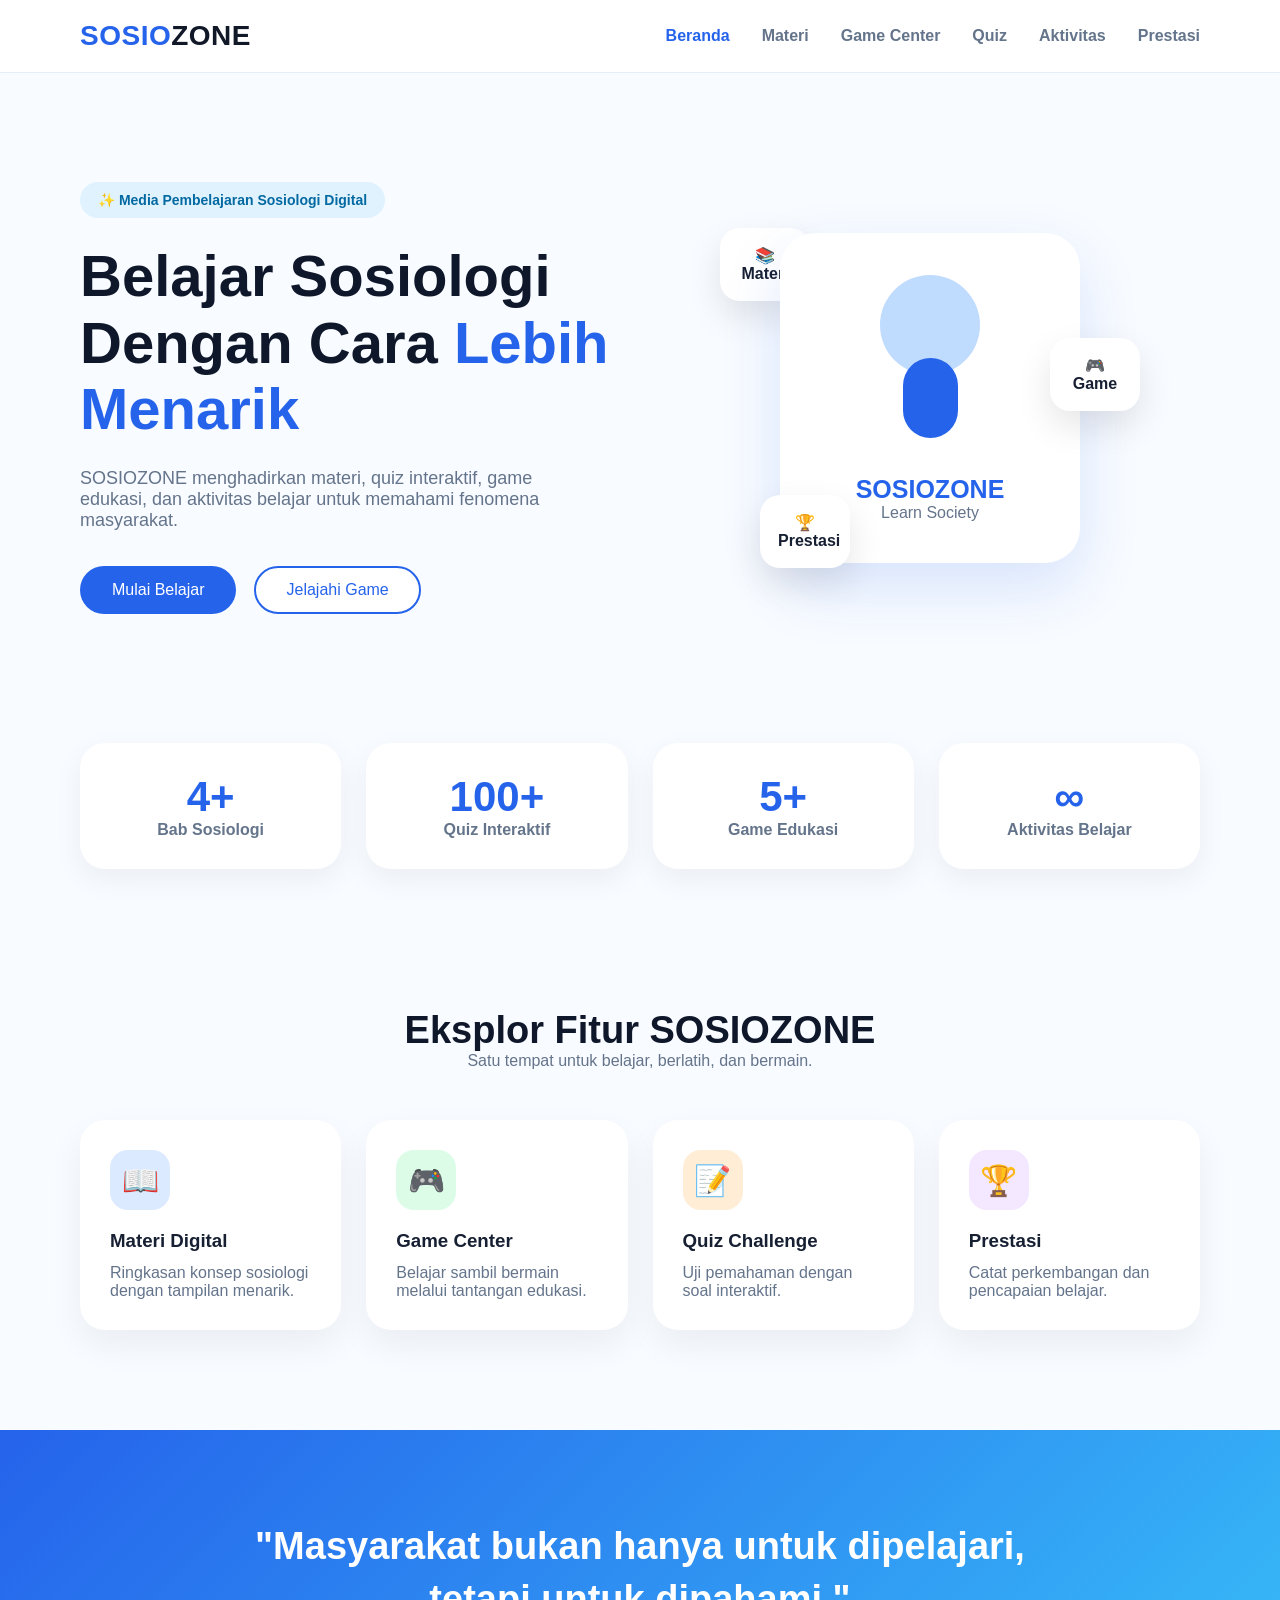
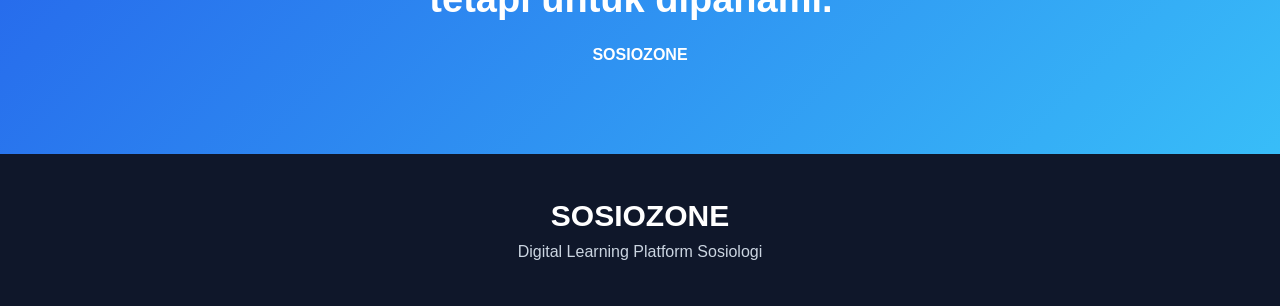
<file: index.html>
<!DOCTYPE html>
<html lang="id">

<head>

<meta charset="UTF-8">
<meta name="viewport" content="width=device-width, initial-scale=1.0">

<title>SOSIOZONE | Digital Sociology Learning</title>

<link rel="stylesheet" href="prototype-home.css">

</head>


<body>


<!-- NAVBAR -->

<header class="navbar">

<div class="nav-container">


<div class="logo">
SOSIO<span>ZONE</span>
</div>


<nav>

<a href="prototype-home.html" class="active">
Beranda
</a>


<a href="pages/materi.html">
Materi
</a>


<a href="pages/games.html">
Game Center
</a>


<a href="pages/quiz.html">
Quiz
</a>


<a href="pages/aktivitas.html">
Aktivitas
</a>


<a href="pages/prestasi.html">
Prestasi
</a>


</nav>


</div>

</header>





<!-- HERO -->

<section class="hero">


<div class="hero-left">


<div class="badge">
✨ Media Pembelajaran Sosiologi Digital
</div>



<h1>

Belajar Sosiologi
<br>

Dengan Cara
<span>
Lebih Menarik
</span>

</h1>



<p>

SOSIOZONE menghadirkan materi,
quiz interaktif, game edukasi,
dan aktivitas belajar untuk memahami
fenomena masyarakat.

</p>




<div class="hero-btn">


<a href="pages/materi.html" class="btn-primary">
Mulai Belajar
</a>


<a href="pages/games.html" class="btn-outline">
Jelajahi Game
</a>


</div>



</div>





<div class="hero-right">


<div class="student-area">


<div class="floating-card card-one">

📚
<br>
Materi

</div>



<div class="student-box">

<div class="circle">

</div>


<div class="person">

</div>


<h3>
SOSIOZONE
</h3>

<p>
Learn Society
</p>


</div>




<div class="floating-card card-two">

🎮
<br>
Game

</div>



<div class="floating-card card-three">

🏆
<br>
Prestasi

</div>



</div>



</div>


</section>







<!-- DASHBOARD -->


<section class="dashboard">


<div class="dashboard-card">

<h2>
4+
</h2>

<p>
Bab Sosiologi
</p>


</div>



<div class="dashboard-card">

<h2>
100+
</h2>

<p>
Quiz Interaktif
</p>


</div>



<div class="dashboard-card">

<h2>
5+
</h2>

<p>
Game Edukasi
</p>


</div>



<div class="dashboard-card">

<h2>
∞
</h2>

<p>
Aktivitas Belajar
</p>


</div>



</section>







<!-- FEATURE -->


<section class="feature-section">


<div class="section-header">


<h2>
Eksplor Fitur SOSIOZONE
</h2>


<p>
Satu tempat untuk belajar,
berlatih, dan bermain.

</p>


</div>





<div class="feature-grid">



<div class="feature">

<div class="icon blue">
📖
</div>

<h3>
Materi Digital
</h3>

<p>
Ringkasan konsep sosiologi
dengan tampilan menarik.

</p>

</div>





<div class="feature">

<div class="icon green">
🎮
</div>

<h3>
Game Center
</h3>

<p>
Belajar sambil bermain
melalui tantangan edukasi.

</p>

</div>






<div class="feature">

<div class="icon orange">
📝
</div>

<h3>
Quiz Challenge
</h3>

<p>
Uji pemahaman dengan
soal interaktif.

</p>

</div>






<div class="feature">

<div class="icon purple">
🏆
</div>

<h3>
Prestasi

</h3>

<p>
Catat perkembangan
dan pencapaian belajar.

</p>

</div>



</div>


</section>








<!-- QUOTE -->


<section class="quote">


<h2>

"Masyarakat bukan hanya untuk dipelajari,
tetapi untuk dipahami."

</h2>


<p>
SOSIOZONE
</p>


</section>







<!-- FOOTER -->


<footer>

<h3>
SOSIOZONE
</h3>


<p>
Digital Learning Platform
Sosiologi
</p>


</footer>



</body>

</html>
</file>
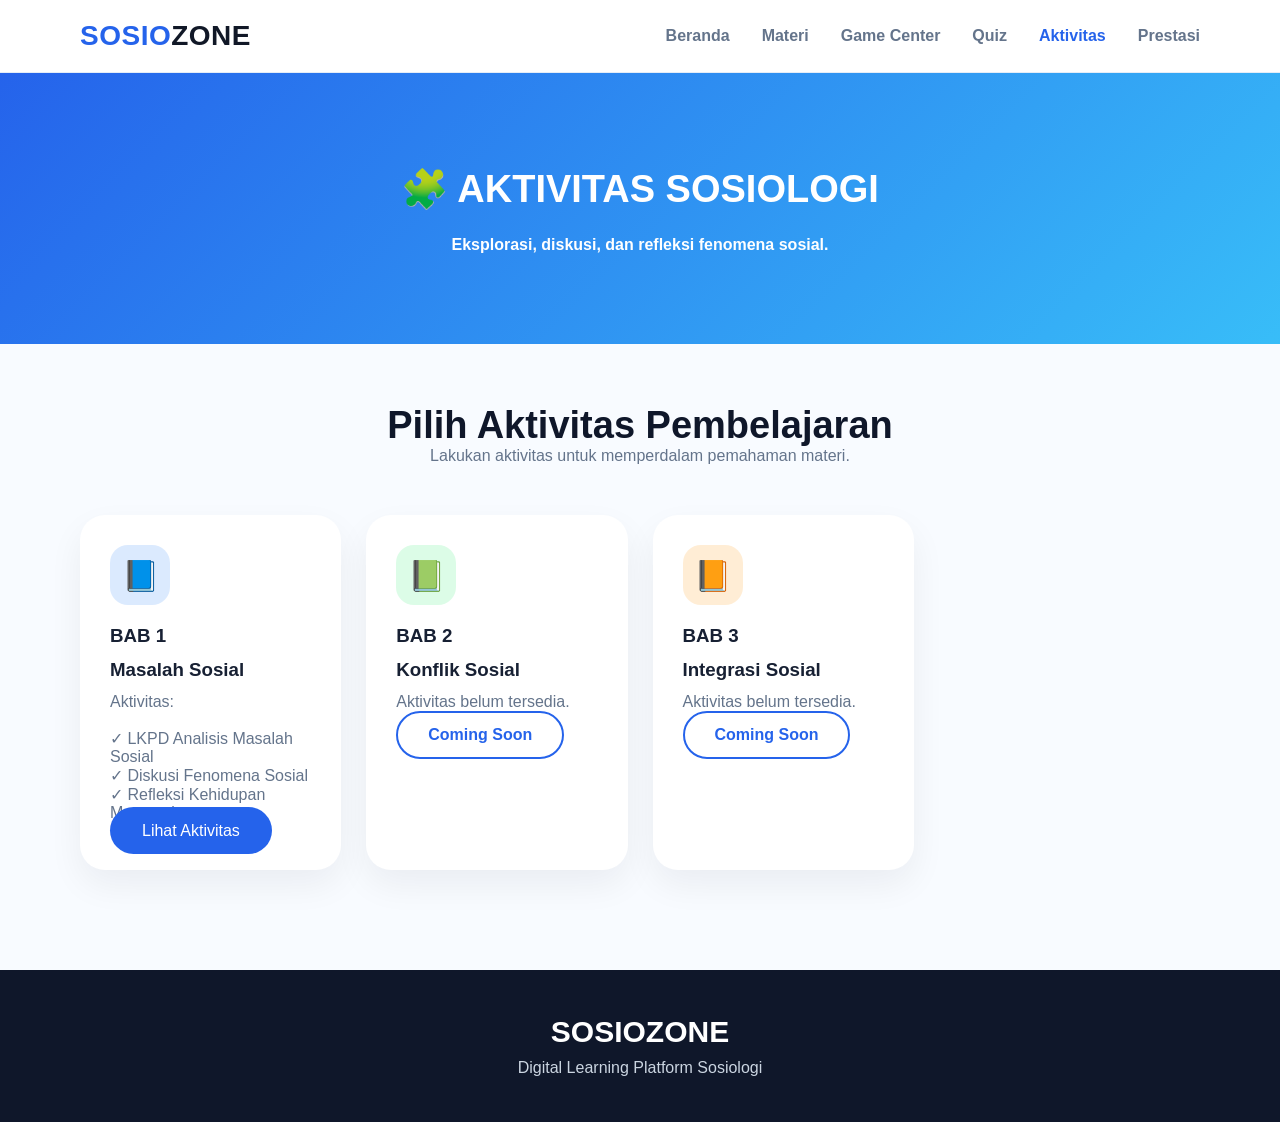
<file: pages/aktivitas.html>
<!DOCTYPE html>
<html lang="id">

<head>

<meta charset="UTF-8">

<meta name="viewport" content="width=device-width, initial-scale=1.0">

<title>Aktivitas - SOSIOZONE</title>

<link rel="stylesheet" href="../prototype-home.css">

</head>


<body>



<!-- NAVBAR -->

<header class="navbar">

<div class="nav-container">


<div class="logo">
SOSIO<span>ZONE</span>
</div>



<nav>

<a href="../prototype-home.html">
Beranda
</a>


<a href="materi.html">
Materi
</a>


<a href="games.html">
Game Center
</a>


<a href="quiz.html">
Quiz
</a>


<a class="active">
Aktivitas
</a>


<a href="prestasi.html">
Prestasi
</a>


</nav>


</div>

</header>







<!-- HEADER -->

<section class="quote">


<h2>
🧩 AKTIVITAS SOSIOLOGI
</h2>


<p>
Eksplorasi, diskusi, dan refleksi fenomena sosial.
</p>


</section>








<section class="feature-section">


<div class="section-header">


<h2>
Pilih Aktivitas Pembelajaran
</h2>


<p>
Lakukan aktivitas untuk memperdalam pemahaman materi.
</p>


</div>







<div class="feature-grid">





<!-- BAB 1 -->


<div class="feature">


<div class="icon blue">
📘
</div>


<h3>
BAB 1
</h3>


<h3>
Masalah Sosial
</h3>


<p>

Aktivitas:

<br><br>

✓ LKPD Analisis Masalah Sosial

<br>

✓ Diskusi Fenomena Sosial

<br>

✓ Refleksi Kehidupan Masyarakat

</p>



<a href="#"
class="btn-primary">

Lihat Aktivitas

</a>


</div>









<!-- BAB 2 -->


<div class="feature">


<div class="icon green">
📗
</div>


<h3>
BAB 2
</h3>


<h3>
Konflik Sosial
</h3>


<p>

Aktivitas belum tersedia.

</p>


<button class="btn-outline">

Coming Soon

</button>


</div>








<!-- BAB 3 -->


<div class="feature">


<div class="icon orange">
📙
</div>


<h3>
BAB 3
</h3>


<h3>
Integrasi Sosial
</h3>


<p>

Aktivitas belum tersedia.

</p>


<button class="btn-outline">

Coming Soon

</button>


</div>





</div>


</section>







<footer>


<h3>
SOSIOZONE
</h3>


<p>
Digital Learning Platform Sosiologi
</p>


</footer>



</body>

</html>
</file>
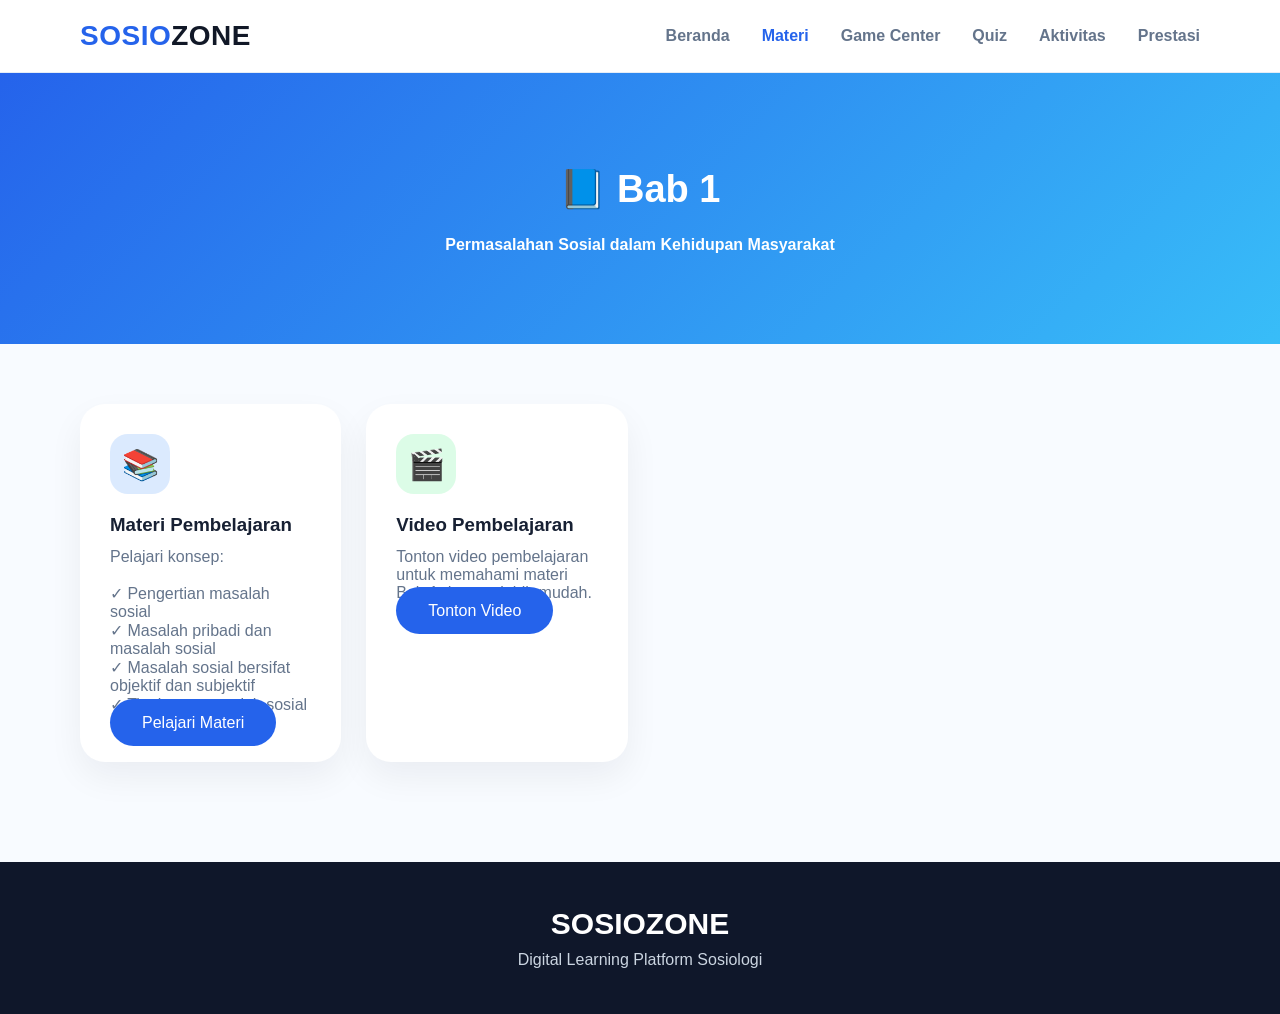
<file: pages/bab1.html>
<!DOCTYPE html>
<html lang="id">

<head>

<meta charset="UTF-8">

<meta name="viewport" content="width=device-width, initial-scale=1.0">

<title>Bab 1 - SOSIOZONE</title>

<link rel="stylesheet" href="../prototype-home.css">

</head>


<body>


<!-- NAVBAR -->

<header class="navbar">

<div class="nav-container">


<div class="logo">
SOSIO<span>ZONE</span>
</div>


<nav>

<a href="../prototype-home.html">
Beranda
</a>


<a href="materi.html" class="active">
Materi
</a>


<a href="games.html">
Game Center
</a>


<a href="quiz.html">
Quiz
</a>


<a href="aktivitas.html">
Aktivitas
</a>


<a href="prestasi.html">
Prestasi
</a>


</nav>


</div>

</header>





<section class="quote">

<h2>
📘 Bab 1
</h2>


<p>
Permasalahan Sosial dalam Kehidupan Masyarakat
</p>


</section>







<section class="feature-section">


<div class="feature-grid">





<div class="feature">


<div class="icon blue">
📚
</div>


<h3>
Materi Pembelajaran
</h3>


<p>

Pelajari konsep:

<br><br>

✓ Pengertian masalah sosial

<br>
✓ Masalah pribadi dan masalah sosial

<br>
✓ Masalah sosial bersifat objektif dan subjektif

<br>
✓ Tingkatan masalah sosial

</p>


<a href="bab1-materi.html" class="btn-primary">
Pelajari Materi
</a>


</div>







<div class="feature">


<div class="icon green">
🎬
</div>


<h3>
Video Pembelajaran
</h3>


<p>

Tonton video pembelajaran untuk memahami materi Bab 1 dengan lebih mudah.

</p>


<a href="#" class="btn-primary">
Tonton Video
</a>


</div>





</div>


</section>







<footer>

<h3>
SOSIOZONE
</h3>

<p>
Digital Learning Platform Sosiologi
</p>

</footer>



</body>

</html>
</file>
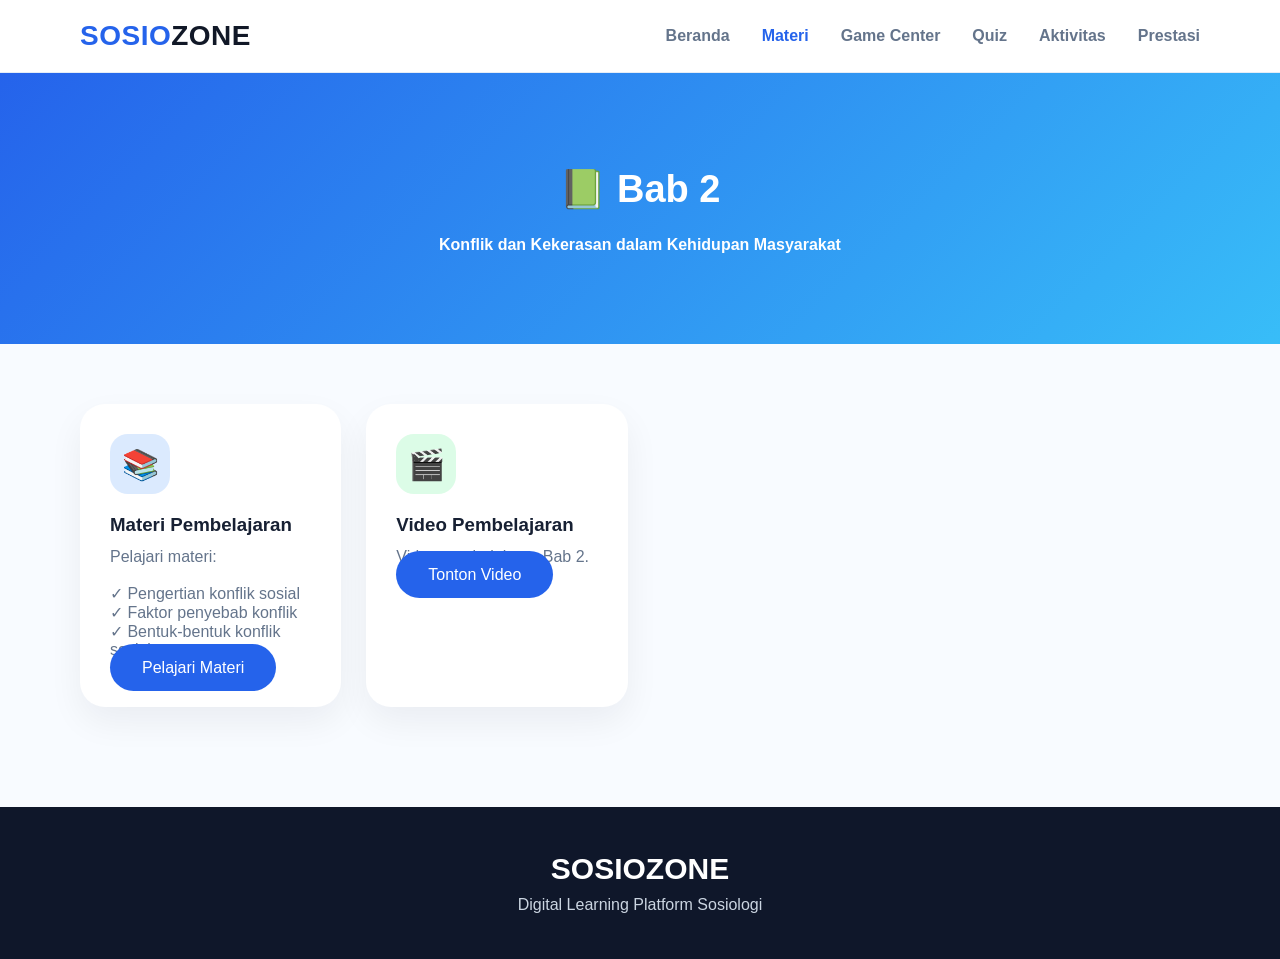
<file: pages/bab2.html>
<!DOCTYPE html>
<html lang="id">

<head>

<meta charset="UTF-8">

<meta name="viewport" content="width=device-width, initial-scale=1.0">

<title>Bab 2 - SOSIOZONE</title>

<link rel="stylesheet" href="../prototype-home.css">

</head>


<body>


<header class="navbar">

<div class="nav-container">

<div class="logo">
SOSIO<span>ZONE</span>
</div>


<nav>

<a href="../prototype-home.html">
Beranda
</a>

<a href="materi.html" class="active">
Materi
</a>

<a href="games.html">
Game Center
</a>

<a href="quiz.html">
Quiz
</a>

<a href="aktivitas.html">
Aktivitas
</a>

<a href="prestasi.html">
Prestasi
</a>

</nav>

</div>

</header>



<section class="quote">

<h2>
📗 Bab 2
</h2>

<p>
Konflik dan Kekerasan dalam Kehidupan Masyarakat
</p>

</section>




<section class="feature-section">


<div class="feature-grid">


<div class="feature">

<div class="icon blue">
📚
</div>

<h3>
Materi Pembelajaran
</h3>

<p>

Pelajari materi:

<br><br>

✓ Pengertian konflik sosial

<br>
✓ Faktor penyebab konflik

<br>
✓ Bentuk-bentuk konflik sosial

</p>


<a href="#" class="btn-primary">
Pelajari Materi
</a>


</div>




<div class="feature">

<div class="icon green">
🎬
</div>

<h3>
Video Pembelajaran
</h3>

<p>
Video pembelajaran Bab 2.
</p>

<a href="#" class="btn-primary">
Tonton Video
</a>

</div>



</div>


</section>



<footer>

<h3>
SOSIOZONE
</h3>

<p>
Digital Learning Platform Sosiologi
</p>

</footer>


</body>

</html>
</file>
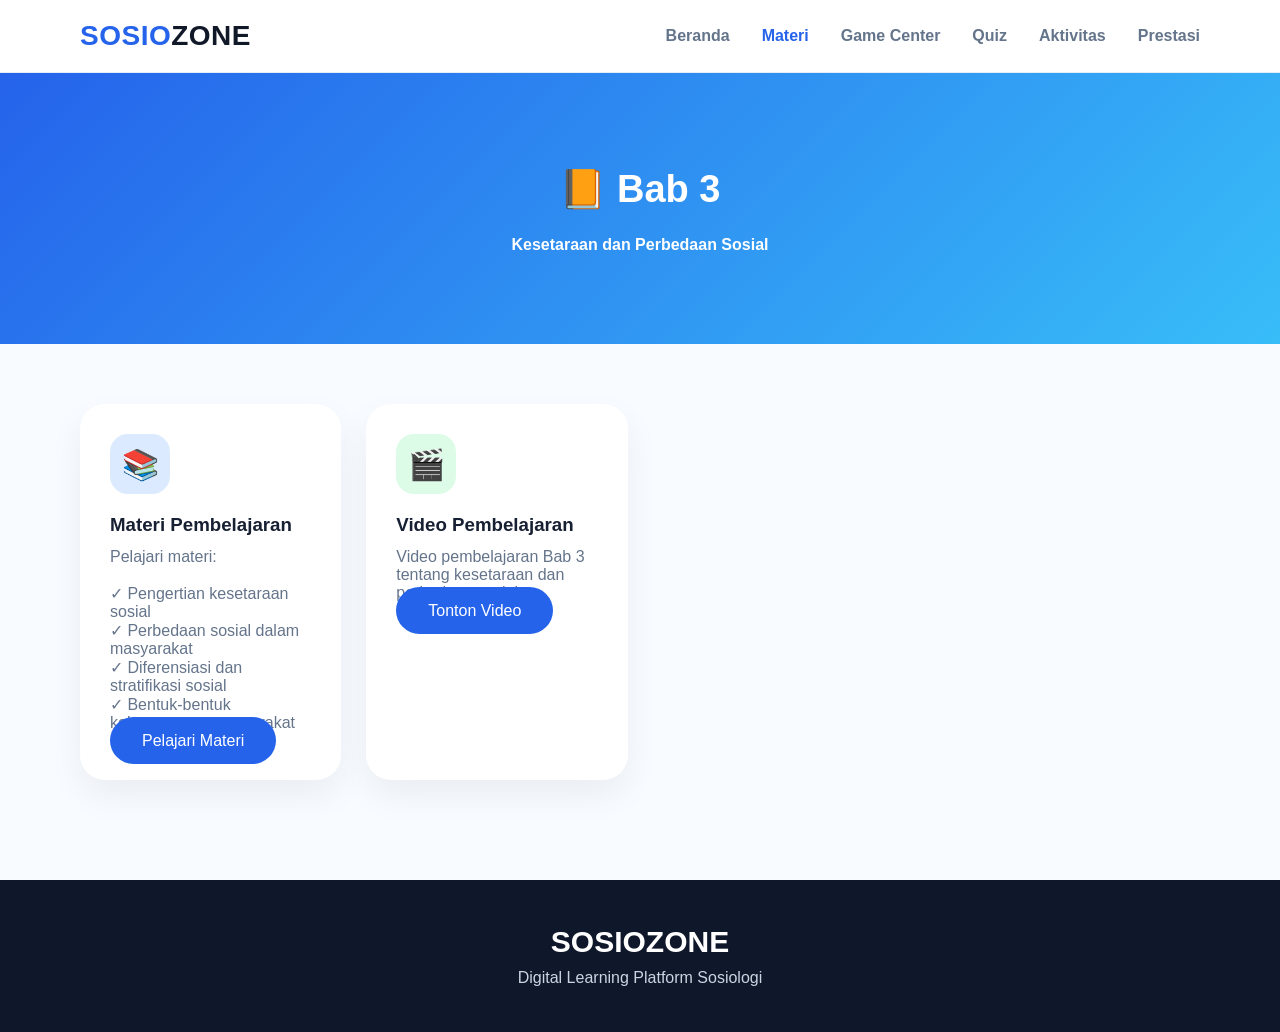
<file: pages/bab3.html>
<!DOCTYPE html>
<html lang="id">

<head>

<meta charset="UTF-8">

<meta name="viewport" content="width=device-width, initial-scale=1.0">

<title>Bab 3 - SOSIOZONE</title>

<link rel="stylesheet" href="../prototype-home.css">

</head>


<body>


<header class="navbar">

<div class="nav-container">


<div class="logo">
SOSIO<span>ZONE</span>
</div>


<nav>

<a href="../prototype-home.html">
Beranda
</a>


<a href="materi.html" class="active">
Materi
</a>


<a href="games.html">
Game Center
</a>


<a href="quiz.html">
Quiz
</a>


<a href="aktivitas.html">
Aktivitas
</a>


<a href="prestasi.html">
Prestasi
</a>


</nav>


</div>

</header>





<section class="quote">

<h2>
📙 Bab 3
</h2>


<p>
Kesetaraan dan Perbedaan Sosial
</p>


</section>







<section class="feature-section">


<div class="feature-grid">



<div class="feature">


<div class="icon blue">
📚
</div>


<h3>
Materi Pembelajaran
</h3>


<p>

Pelajari materi:

<br><br>

✓ Pengertian kesetaraan sosial

<br>
✓ Perbedaan sosial dalam masyarakat

<br>
✓ Diferensiasi dan stratifikasi sosial

<br>
✓ Bentuk-bentuk keberagaman masyarakat

</p>


<a href="#" class="btn-primary">
Pelajari Materi
</a>


</div>







<div class="feature">


<div class="icon green">
🎬
</div>


<h3>
Video Pembelajaran
</h3>


<p>

Video pembelajaran Bab 3 tentang kesetaraan dan perbedaan sosial.

</p>


<a href="#" class="btn-primary">
Tonton Video
</a>


</div>





</div>


</section>







<footer>

<h3>
SOSIOZONE
</h3>


<p>
Digital Learning Platform Sosiologi
</p>


</footer>



</body>

</html>
</file>
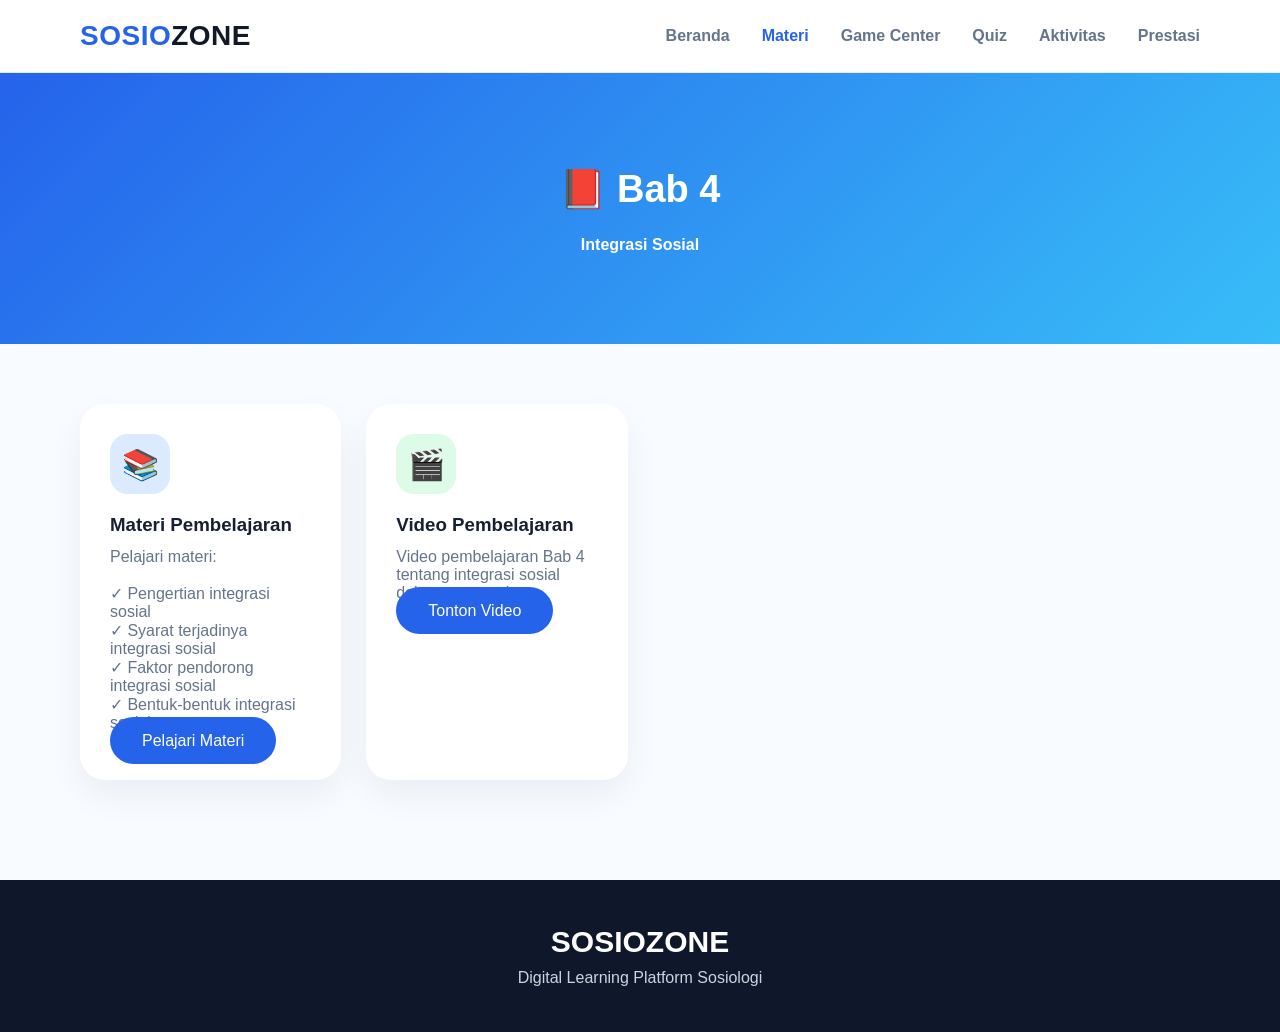
<file: pages/bab4.html>
<!DOCTYPE html>
<html lang="id">

<head>

<meta charset="UTF-8">

<meta name="viewport" content="width=device-width, initial-scale=1.0">

<title>Bab 4 - SOSIOZONE</title>

<link rel="stylesheet" href="../prototype-home.css">

</head>


<body>


<header class="navbar">

<div class="nav-container">


<div class="logo">
SOSIO<span>ZONE</span>
</div>


<nav>

<a href="../prototype-home.html">
Beranda
</a>


<a href="materi.html" class="active">
Materi
</a>


<a href="games.html">
Game Center
</a>


<a href="quiz.html">
Quiz
</a>


<a href="aktivitas.html">
Aktivitas
</a>


<a href="prestasi.html">
Prestasi
</a>


</nav>


</div>

</header>





<section class="quote">

<h2>
📕 Bab 4
</h2>


<p>
Integrasi Sosial
</p>


</section>







<section class="feature-section">


<div class="feature-grid">



<div class="feature">


<div class="icon blue">
📚
</div>


<h3>
Materi Pembelajaran
</h3>


<p>

Pelajari materi:

<br><br>

✓ Pengertian integrasi sosial

<br>
✓ Syarat terjadinya integrasi sosial

<br>
✓ Faktor pendorong integrasi sosial

<br>
✓ Bentuk-bentuk integrasi sosial

</p>


<a href="#" class="btn-primary">
Pelajari Materi
</a>


</div>







<div class="feature">


<div class="icon green">
🎬
</div>


<h3>
Video Pembelajaran
</h3>


<p>

Video pembelajaran Bab 4 tentang integrasi sosial dalam masyarakat.

</p>


<a href="#" class="btn-primary">
Tonton Video
</a>


</div>





</div>


</section>







<footer>

<h3>
SOSIOZONE
</h3>


<p>
Digital Learning Platform Sosiologi
</p>


</footer>



</body>

</html>
</file>
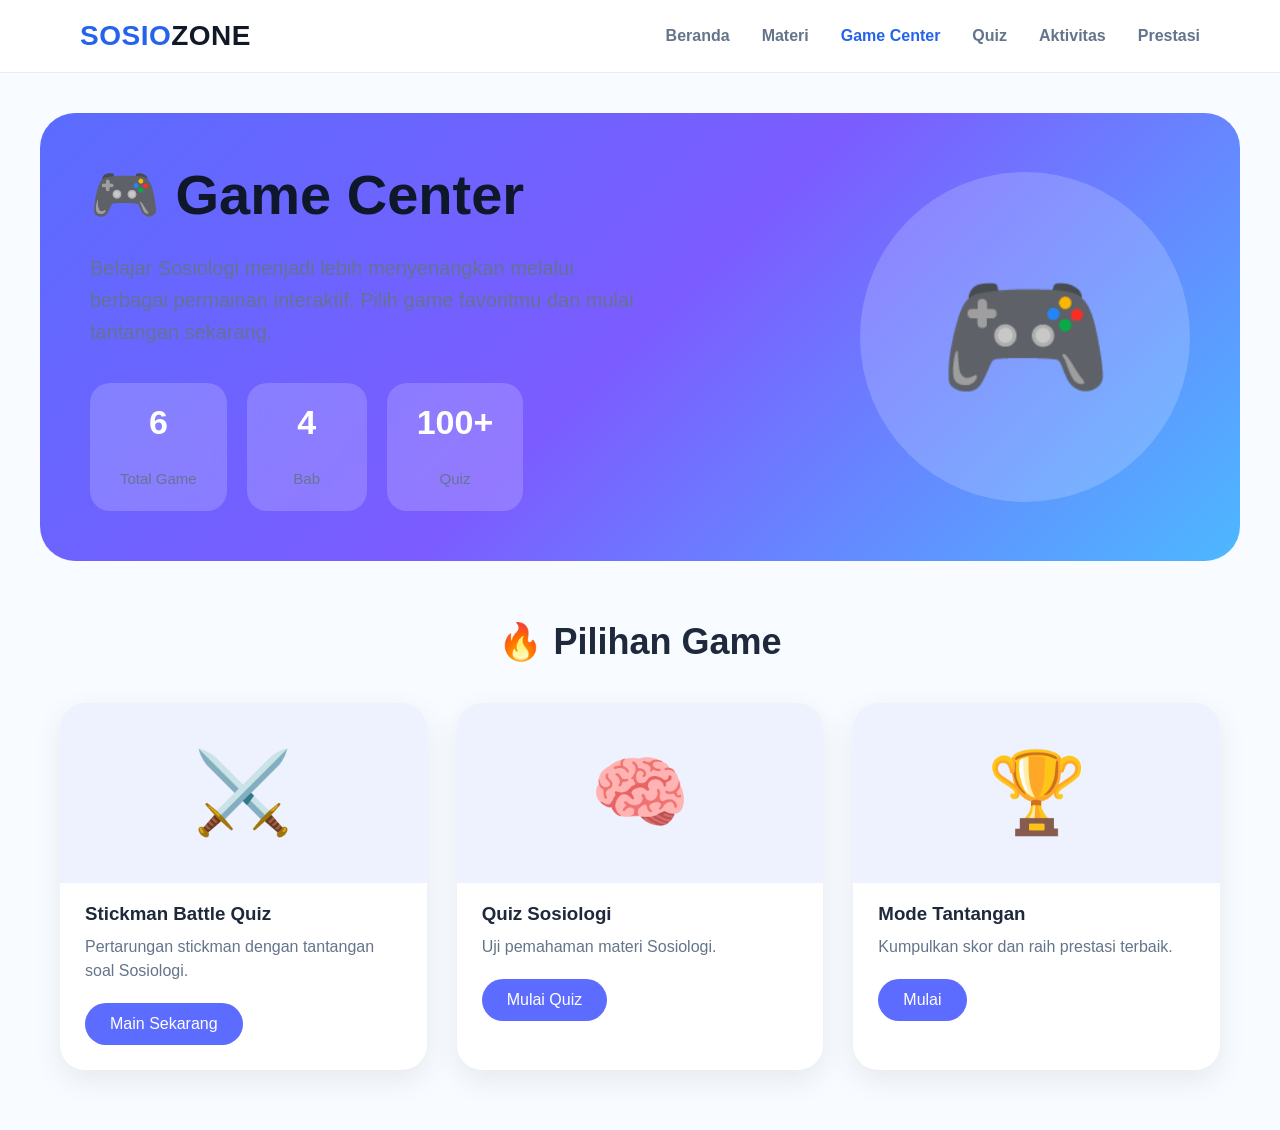
<file: pages/games-v2.html>
<!DOCTYPE html>
<html lang="id">

<head>

<meta charset="UTF-8">
<meta name="viewport" content="width=device-width, initial-scale=1.0">

<title>Game Center - SOSIOZONE</title>

<link rel="stylesheet" href="../prototype-home.css">

<style>

/* ===========================
GAME CENTER V2
=========================== */

.game-hero{

    max-width:1200px;
    margin:40px auto;
    padding:50px;

    border-radius:35px;

    background:
    linear-gradient(135deg,#5b6cff,#7c5cff,#4db8ff);

    color:white;

    display:flex;

    justify-content:space-between;

    align-items:center;

    gap:40px;

    overflow:hidden;

}


.hero-left{

    flex:1;

}


.hero-left h1{

    font-size:56px;

    margin-bottom:15px;

}


.hero-left p{

    font-size:20px;

    opacity:.95;

    line-height:1.6;

    max-width:550px;

}


.stats{

    display:flex;

    gap:20px;

    margin-top:35px;

}


.stat-card{

    background:rgba(255,255,255,.18);

    backdrop-filter:blur(10px);

    padding:20px 30px;

    border-radius:20px;

    min-width:120px;

    text-align:center;

}


.stat-card h2{

    font-size:34px;

    margin-bottom:5px;

}


.stat-card p{

    font-size:15px;

}


.hero-right{

    width:330px;

    height:330px;

    border-radius:50%;

    background:rgba(255,255,255,.18);

    display:flex;

    justify-content:center;

    align-items:center;

    font-size:140px;

}
/* ===========================
GAME LIST
=========================== */

.game-list{

    max-width:1200px;

    margin:60px auto;

    padding:0 20px;

}


.game-list h2{

    text-align:center;

    font-size:36px;

    margin-bottom:40px;

    color:#1e293b;

}


.game-grid{

    display:grid;

    grid-template-columns:
    repeat(3,1fr);

    gap:30px;

}


.game-card{

    background:white;

    border-radius:25px;

    overflow:hidden;

    padding-bottom:25px;

    box-shadow:
    0 10px 30px rgba(0,0,0,.08);

}


.game-image{

    height:180px;

    background:#eef2ff;

    display:flex;

    align-items:center;

    justify-content:center;

    font-size:80px;

}


.game-card h3{

    margin:20px 25px 10px;

    color:#1e293b;

}


.game-card p{

    margin:0 25px;

    color:#64748b;

    line-height:1.5;

}


.game-card a{

    display:inline-block;

    margin:20px 25px 0;

    padding:12px 25px;

    background:#5b6cff;

    color:white;

    border-radius:30px;

    text-decoration:none;

}
</style>

</head>

<body>

<header class="navbar">

<div class="nav-container">

<div class="logo">
SOSIO<span>ZONE</span>
</div>

<nav>

<a href="../index.html">
Beranda
</a>

<a href="materi.html">
Materi
</a>

<a href="games.html" class="active">
Game Center
</a>

<a href="quiz.html">
Quiz
</a>

<a href="aktivitas.html">
Aktivitas
</a>

<a href="prestasi.html">
Prestasi
</a>

</nav>

</div>

</header>



<section class="game-hero">

<div class="hero-left">

<h1>
🎮 Game Center
</h1>

<p>

Belajar Sosiologi menjadi lebih menyenangkan melalui berbagai permainan interaktif.
Pilih game favoritmu dan mulai tantangan sekarang.

</p>

<div class="stats">

<div class="stat-card">

<h2>6</h2>

<p>Total Game</p>

</div>

<div class="stat-card">

<h2>4</h2>

<p>Bab</p>

</div>

<div class="stat-card">

<h2>100+</h2>

<p>Quiz</p>

</div>

</div>

</div>

<div class="hero-right">

🎮

</div>

</section>


<section class="game-list">

<h2>
🔥 Pilihan Game
</h2>


<div class="game-grid">


<div class="game-card">

<div class="game-image">
⚔️
</div>

<h3>
Stickman Battle Quiz
</h3>

<p>
Pertarungan stickman dengan tantangan soal Sosiologi.
</p>

<a href="stickman.html">
Main Sekarang
</a>

</div>



<div class="game-card">

<div class="game-image">
🧠
</div>

<h3>
Quiz Sosiologi
</h3>

<p>
Uji pemahaman materi Sosiologi.
</p>

<a href="quiz.html">
Mulai Quiz
</a>

</div>



<div class="game-card">

<div class="game-image">
🏆
</div>

<h3>
Mode Tantangan
</h3>

<p>
Kumpulkan skor dan raih prestasi terbaik.
</p>

<a href="#">
Mulai
</a>

</div>


</div>

</section>


</body>

</html>
</file>
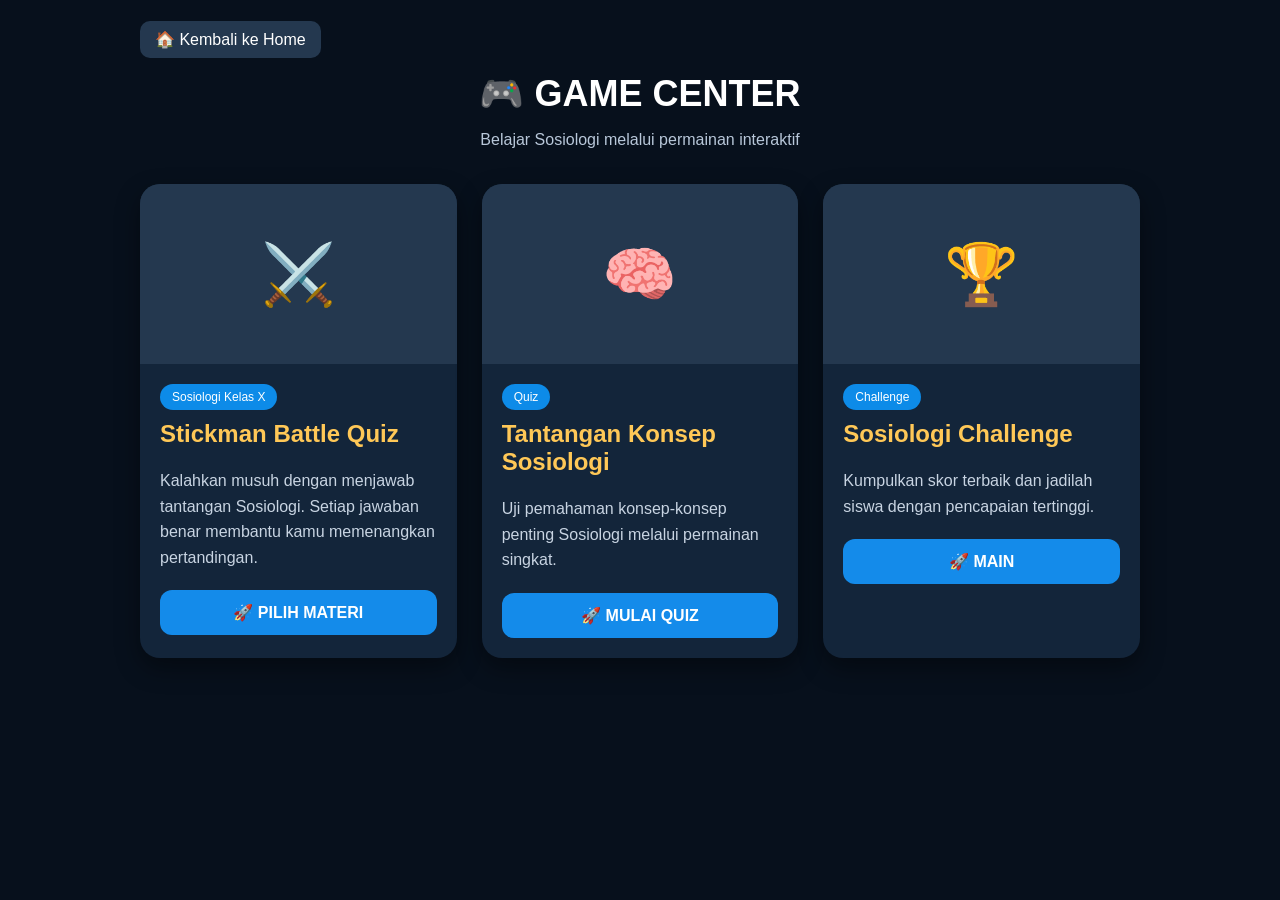
<file: pages/games.html>
<!DOCTYPE html>
<html lang="id">
<head>
<meta charset="UTF-8">
<meta name="viewport" content="width=device-width, initial-scale=1.0">

<title>Game Center - SOSIOZONE</title>

<style>

*{
    box-sizing:border-box;
    font-family:Arial, sans-serif;
}

body{
    margin:0;
    background:#07101c;
    color:white;
}

.container{
    width:90%;
    max-width:1000px;
    margin:auto;
    padding:30px 0;
}


/* HEADER */

.header{
    text-align:center;
    margin-bottom:35px;
}

.header h1{
    font-size:36px;
    margin-bottom:10px;
}

.header p{
    color:#b8c7d9;
}


/* CARD GAME */

.game-grid{
    display:grid;
    grid-template-columns:repeat(auto-fit,minmax(280px,1fr));
    gap:25px;
}


.game-card{

    background:#13253a;
    border-radius:20px;
    overflow:hidden;
    box-shadow:0 10px 25px rgba(0,0,0,.4);

}


.game-image{

    height:180px;
    background:#24384f;

    display:flex;
    align-items:center;
    justify-content:center;

    font-size:60px;

}



.game-content{

    padding:20px;

}


.game-content h2{

    margin-top:0;
    color:#ffc857;

}



.game-content p{

    color:#c8d4e2;
    line-height:1.6;

}



.tag{

    display:inline-block;
    background:#0d8be8;
    padding:6px 12px;
    border-radius:20px;
    font-size:12px;
    margin-bottom:10px;

}



.button{

    display:block;

    text-align:center;

    background:#148bea;

    color:white;

    text-decoration:none;

    padding:13px;

    border-radius:12px;

    font-weight:bold;

    margin-top:20px;

}



.button:hover{

    background:#0c6fc0;

}



/* HOME BUTTON */

.home{

    margin-bottom:20px;

}


.home a{

    color:white;
    text-decoration:none;
    background:#24384f;
    padding:10px 15px;
    border-radius:10px;

}



</style>

</head>


<body>


<div class="container">


<div class="home">

<a href="../index.html">
🏠 Kembali ke Home
</a>

</div>



<div class="header">

<h1>
🎮 GAME CENTER
</h1>

<p>
Belajar Sosiologi melalui permainan interaktif
</p>

</div>





<div class="game-grid">



<!-- GAME 1 -->

<div class="game-card">


<div class="game-image">

⚔️

</div>



<div class="game-content">


<span class="tag">
Sosiologi Kelas X
</span>


<h2>
Stickman Battle Quiz
</h2>


<p>

Kalahkan musuh dengan menjawab tantangan Sosiologi.

Setiap jawaban benar membantu kamu memenangkan pertandingan.

</p>




<a class="button" href="pilih-materi.html">

🚀 PILIH MATERI

</a>


</div>


</div>







<!-- GAME 2 -->

<div class="game-card">


<div class="game-image">

🧠

</div>



<div class="game-content">


<span class="tag">
Quiz
</span>


<h2>
Tantangan Konsep Sosiologi
</h2>


<p>

Uji pemahaman konsep-konsep penting Sosiologi melalui permainan singkat.

</p>



<a class="button" href="#" target="_blank">

🚀 MULAI QUIZ

</a>


</div>


</div>







<!-- GAME 3 -->

<div class="game-card">


<div class="game-image">

🏆

</div>



<div class="game-content">


<span class="tag">
Challenge
</span>


<h2>
Sosiologi Challenge

</h2>


<p>

Kumpulkan skor terbaik dan jadilah siswa dengan pencapaian tertinggi.

</p>



<a class="button" href="#" target="_blank">

🚀 MAIN

</a>


</div>


</div>




</div>


</div>



</body>
</html>
</file>
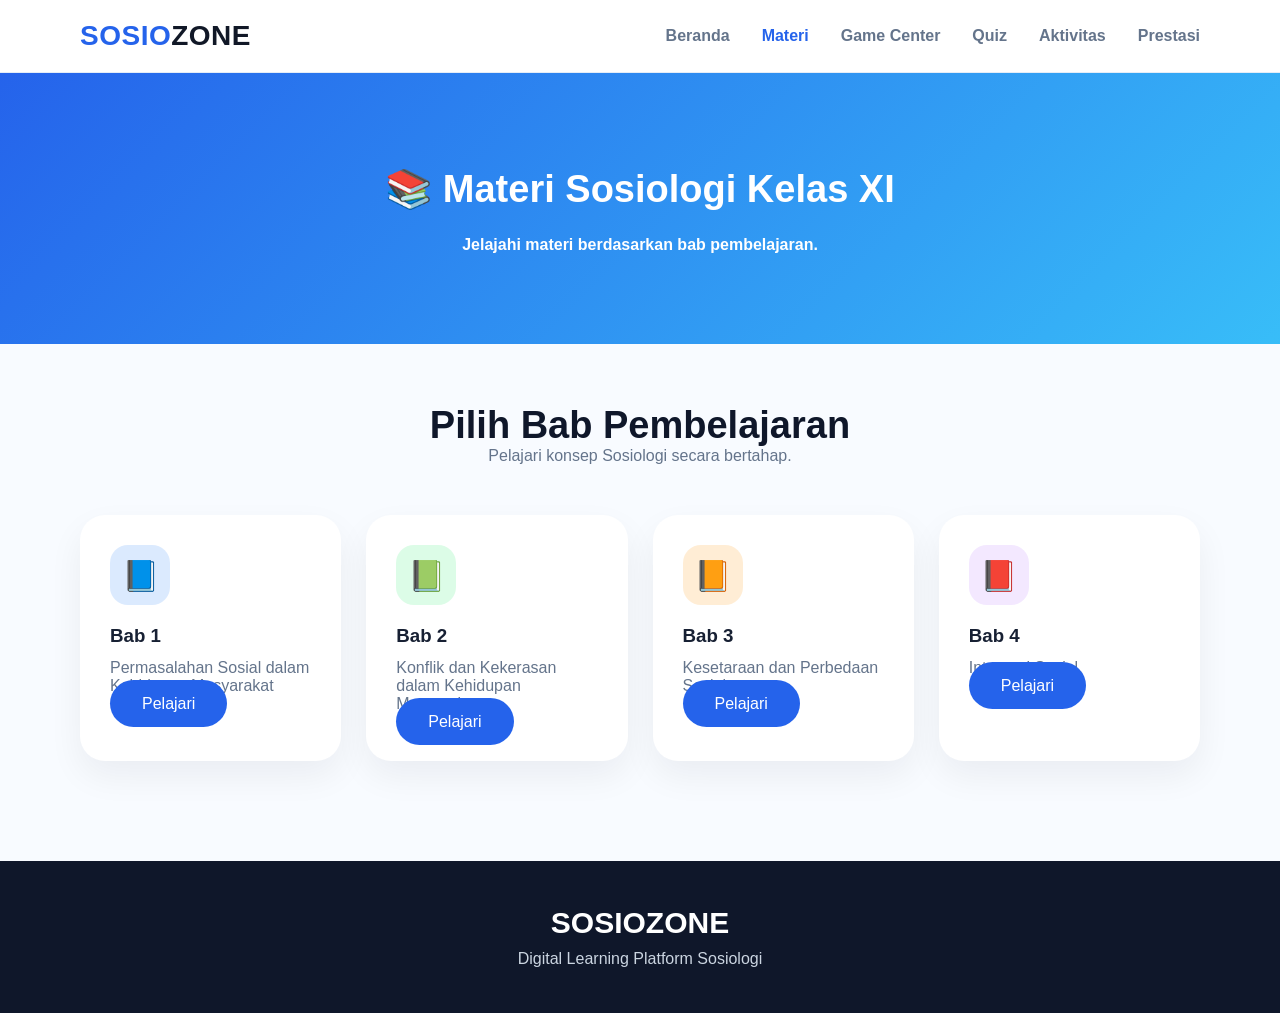
<file: pages/materi.html>
<!DOCTYPE html>
<html lang="id">

<head>

<meta charset="UTF-8">

<meta name="viewport" content="width=device-width, initial-scale=1.0">

<title>Materi Sosiologi - SOSIOZONE</title>

<link rel="stylesheet" href="../prototype-home.css">

</head>


<body>


<!-- NAVBAR -->

<header class="navbar">

<div class="nav-container">


<div class="logo">
SOSIO<span>ZONE</span>
</div>


<nav>

<a href="../prototype-home.html">
Beranda
</a>


<a href="materi.html" class="active">
Materi
</a>


<a href="games.html">
Game Center
</a>


<a href="quiz.html">
Quiz
</a>


<a href="aktivitas.html">
Aktivitas
</a>


<a href="prestasi.html">
Prestasi
</a>


</nav>


</div>

</header>





<section class="quote">

<h2>
📚 Materi Sosiologi Kelas XI
</h2>


<p>
Jelajahi materi berdasarkan bab pembelajaran.
</p>


</section>







<section class="feature-section">


<div class="section-header">

<h2>
Pilih Bab Pembelajaran
</h2>


<p>
Pelajari konsep Sosiologi secara bertahap.
</p>


</div>






<div class="feature-grid">





<div class="feature">

<div class="icon blue">
📘
</div>


<h3>
Bab 1
</h3>

<p>
Permasalahan Sosial dalam Kehidupan Masyarakat
</p>


<a href="bab1.html" class="btn-primary">
Pelajari
</a>


</div>







<div class="feature">

<div class="icon green">
📗
</div>


<h3>
Bab 2
</h3>


<p>
Konflik dan Kekerasan dalam Kehidupan Masyarakat.
</p>


<a href="#" class="btn-primary">
Pelajari
</a>


</div>







<div class="feature">

<div class="icon orange">
📙
</div>


<h3>
Bab 3
</h3>


<p>
Kesetaraan dan Perbedaan Sosial.
</p>


<a href="#" class="btn-primary">
Pelajari
</a>


</div>







<div class="feature">

<div class="icon purple">
📕
</div>


<h3>
Bab 4
</h3>


<p>
Integrasi Sosial.
</p>


<a href="#" class="btn-primary">
Pelajari
</a>


</div>





</div>


</section>






<footer>

<h3>
SOSIOZONE
</h3>

<p>
Digital Learning Platform Sosiologi
</p>

</footer>



</body>

</html>
</file>
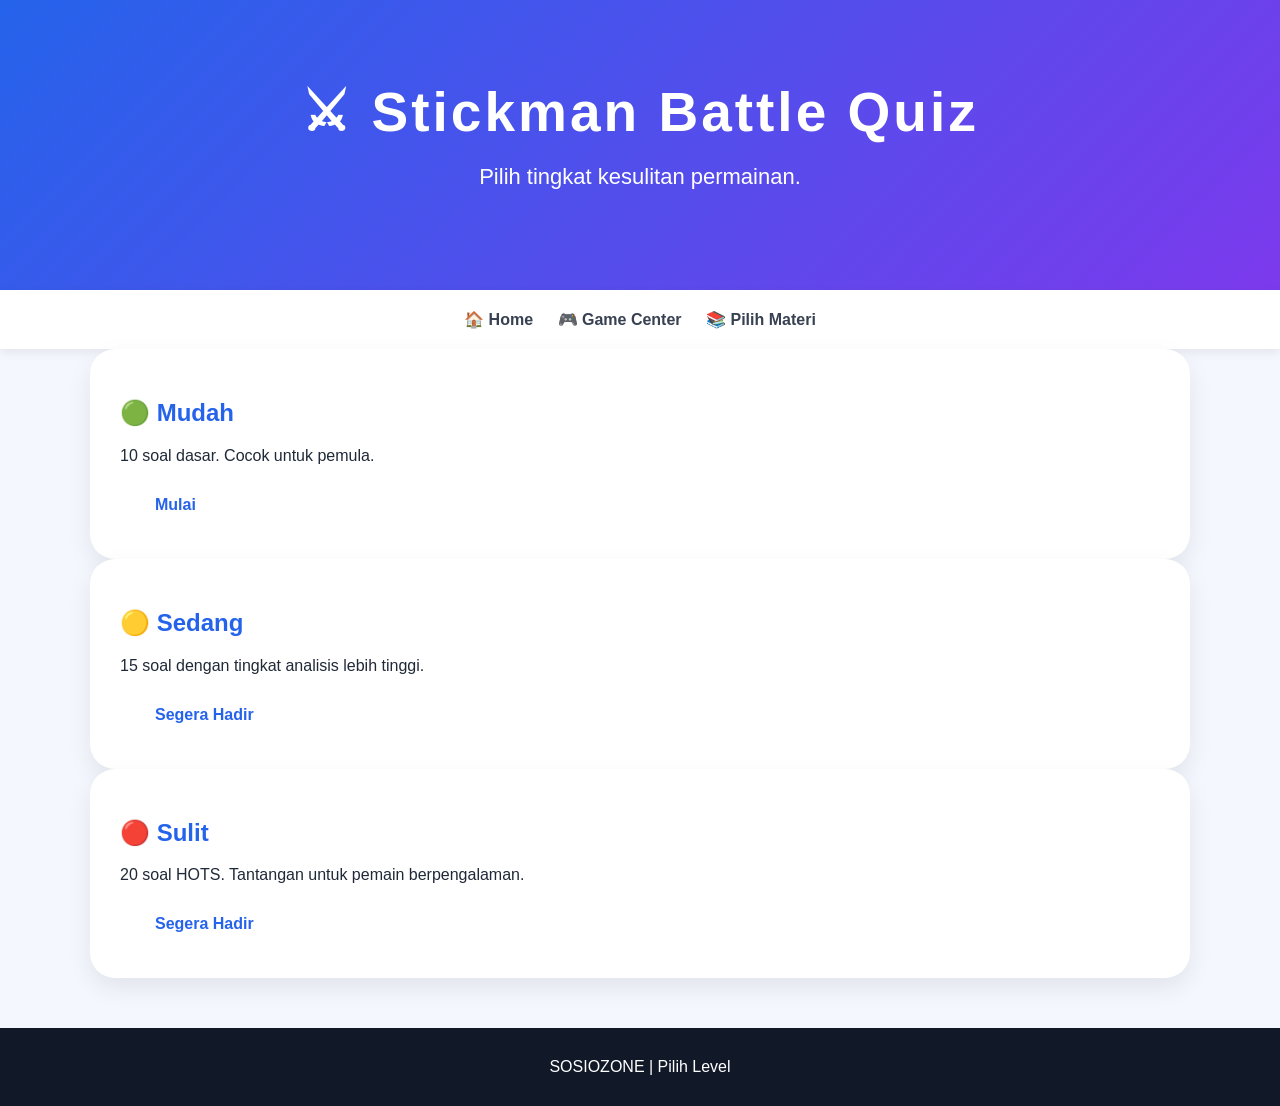
<file: pages/pilih-level.html>
<!DOCTYPE html>
<html lang="id">

<head>

<meta charset="UTF-8">

<title>Pilih Level - SosioZone</title>

<link rel="stylesheet" href="../style.css">

</head>

<body>

<header>

<h1>⚔ Stickman Battle Quiz</h1>

<p>Pilih tingkat kesulitan permainan.</p>

</header>

<nav>

<a href="../index.html">🏠 Home</a>

<a href="games.html">🎮 Game Center</a>

<a href="pilih-materi.html">📚 Pilih Materi</a>

</nav>

<div class="container">

<div class="card">

<h2>🟢 Mudah</h2>

<p>
10 soal dasar.
Cocok untuk pemula.
</p>

<a href="stickman.html">

<button>Mulai</button>

</a>

</div>

<div class="card">

<h2>🟡 Sedang</h2>

<p>
15 soal dengan tingkat analisis lebih tinggi.
</p>

<button>Segera Hadir</button>

</div>

<div class="card">

<h2>🔴 Sulit</h2>

<p>
20 soal HOTS.
Tantangan untuk pemain berpengalaman.
</p>

<button>Segera Hadir</button>

</div>

</div>

<footer>

SOSIOZONE | Pilih Level

</footer>

</body>

</html>
</file>
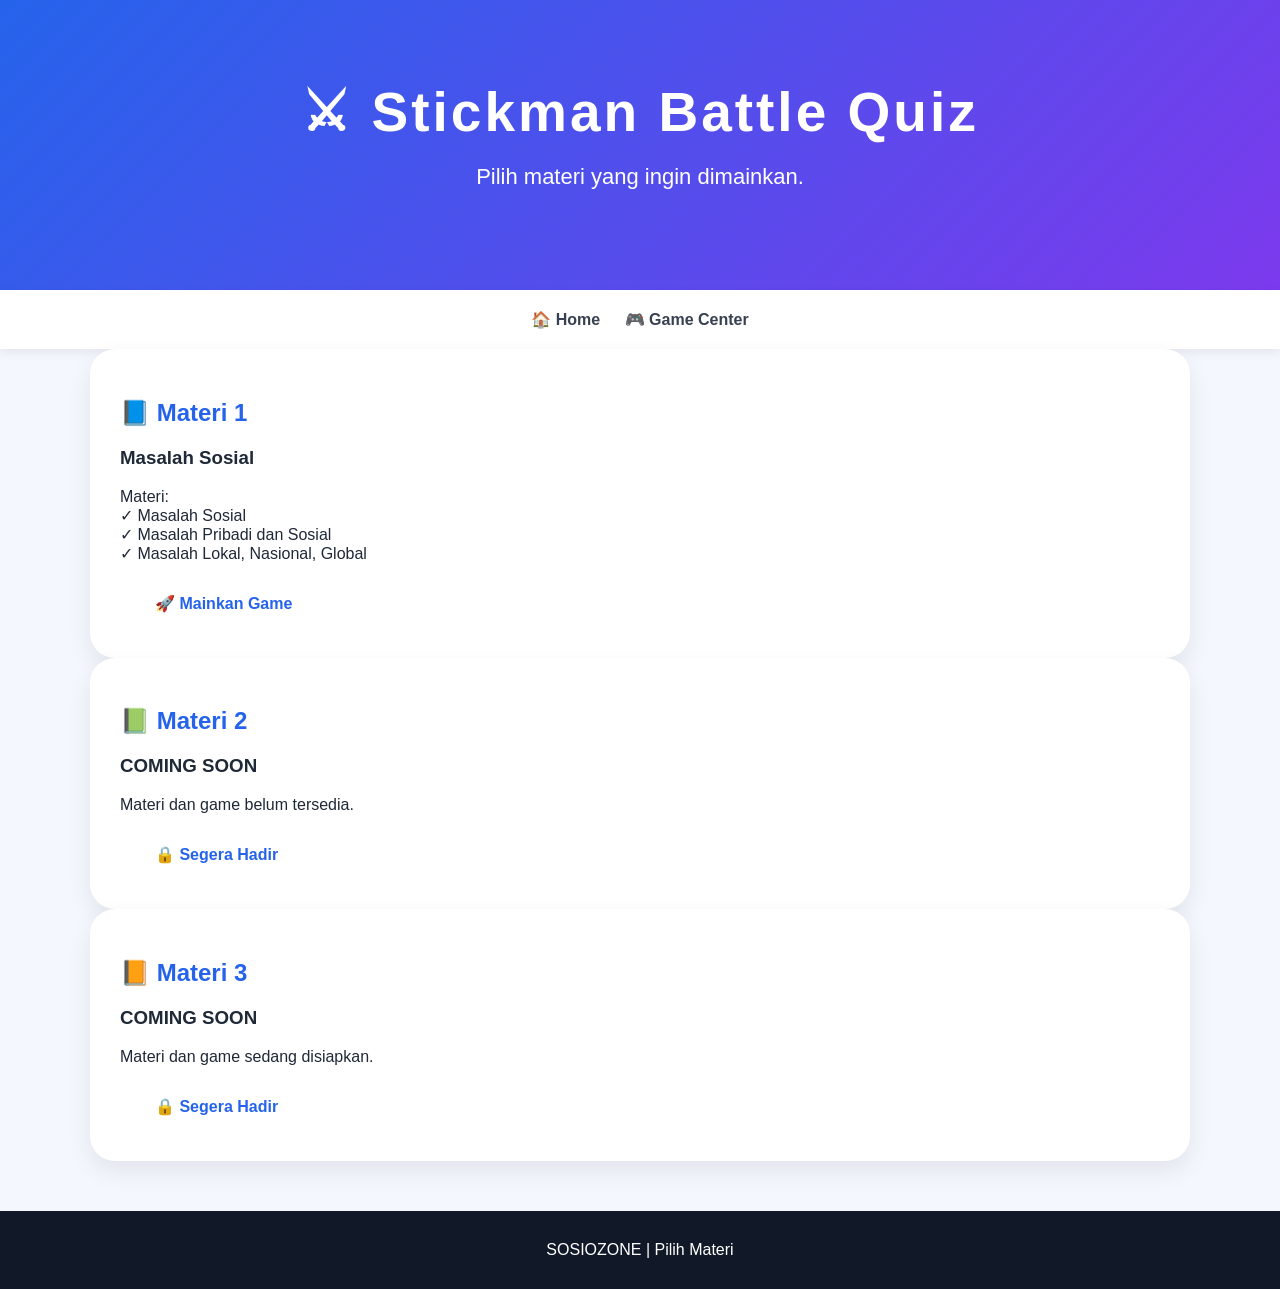
<file: pages/pilih-materi.html>
<!DOCTYPE html>
<html lang="id">

<head>
    <meta charset="UTF-8">
    <title>Pilih Materi - SosioZone</title>
    <link rel="stylesheet" href="../style.css">
</head>

<body>

<header>

<h1>⚔ Stickman Battle Quiz</h1>

<p>Pilih materi yang ingin dimainkan.</p>

</header>

<nav>

<a href="../index.html">🏠 Home</a>

<a href="games.html">🎮 Game Center</a>

</nav>

<div class="container">


<div class="card">

<h2>📘 Materi 1</h2>

<h3>Masalah Sosial</h3>

<p>
Materi:
<br>
✓ Masalah Sosial
<br>
✓ Masalah Pribadi dan Sosial
<br>
✓ Masalah Lokal, Nasional, Global
</p>


<a href="http://kesenjanganekonomi.my.canva.site/masalahsosial-chap-1">

<button>
🚀 Mainkan Game
</button>

</a>


</div>




<div class="card">

<h2>📗 Materi 2</h2>

<h3>COMING SOON</h3>

<p>
Materi dan game belum tersedia.
</p>


<button>
🔒 Segera Hadir
</button>


</div>




<div class="card">

<h2>📙 Materi 3</h2>

<h3>COMING SOON</h3>

<p>
Materi dan game sedang disiapkan.
</p>


<button>
🔒 Segera Hadir
</button>


</div>


</div>
<footer>

SOSIOZONE | Pilih Materi

</footer>

</body>
</html>
</file>
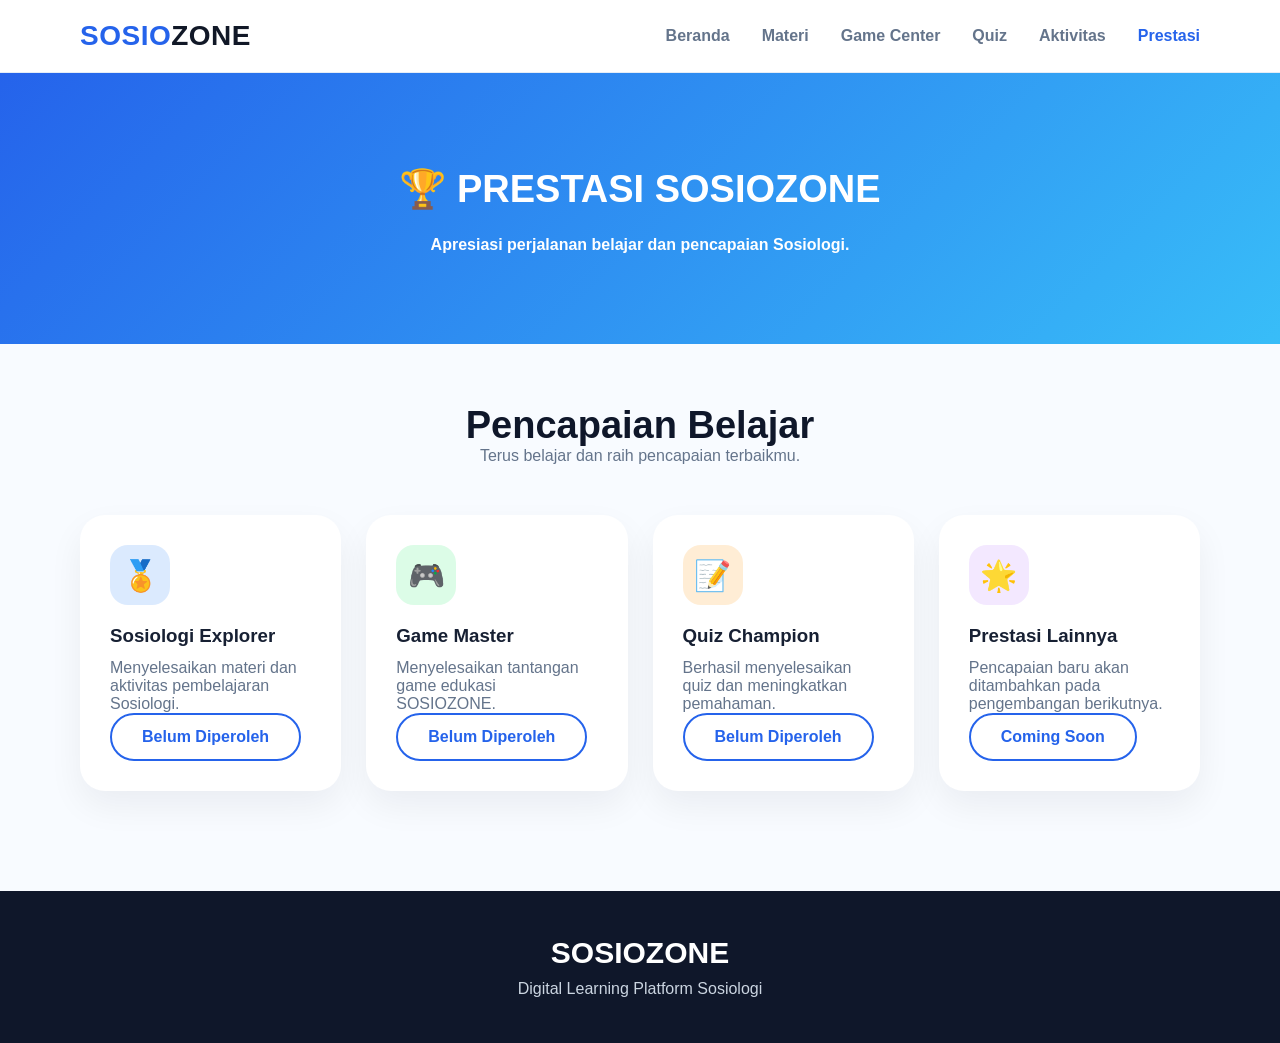
<file: pages/prestasi.html>
<!DOCTYPE html>
<html lang="id">

<head>

<meta charset="UTF-8">

<meta name="viewport" content="width=device-width, initial-scale=1.0">

<title>Prestasi - SOSIOZONE</title>

<link rel="stylesheet" href="../prototype-home.css">

</head>


<body>



<!-- NAVBAR -->

<header class="navbar">

<div class="nav-container">


<div class="logo">
SOSIO<span>ZONE</span>
</div>



<nav>

<a href="../prototype-home.html">
Beranda
</a>


<a href="materi.html">
Materi
</a>


<a href="games.html">
Game Center
</a>


<a href="quiz.html">
Quiz
</a>


<a href="aktivitas.html">
Aktivitas
</a>


<a class="active">
Prestasi
</a>


</nav>


</div>

</header>







<!-- HEADER -->


<section class="quote">


<h2>
🏆 PRESTASI SOSIOZONE
</h2>


<p>
Apresiasi perjalanan belajar dan pencapaian Sosiologi.
</p>


</section>







<section class="feature-section">


<div class="section-header">


<h2>
Pencapaian Belajar
</h2>


<p>
Terus belajar dan raih pencapaian terbaikmu.
</p>


</div>






<div class="feature-grid">






<div class="feature">


<div class="icon blue">
🏅
</div>


<h3>
Sosiologi Explorer
</h3>


<p>
Menyelesaikan materi dan aktivitas pembelajaran Sosiologi.
</p>


<button class="btn-outline">
Belum Diperoleh
</button>


</div>







<div class="feature">


<div class="icon green">
🎮
</div>


<h3>
Game Master
</h3>


<p>
Menyelesaikan tantangan game edukasi SOSIOZONE.
</p>


<button class="btn-outline">
Belum Diperoleh
</button>


</div>







<div class="feature">


<div class="icon orange">
📝
</div>


<h3>
Quiz Champion
</h3>


<p>
Berhasil menyelesaikan quiz dan meningkatkan pemahaman.
</p>


<button class="btn-outline">
Belum Diperoleh
</button>


</div>







<div class="feature">


<div class="icon purple">
🌟
</div>


<h3>
Prestasi Lainnya
</h3>


<p>
Pencapaian baru akan ditambahkan pada pengembangan berikutnya.
</p>


<button class="btn-outline">
Coming Soon
</button>


</div>






</div>


</section>







<footer>

<h3>
SOSIOZONE
</h3>

<p>
Digital Learning Platform Sosiologi
</p>

</footer>




</body>

</html>
</file>
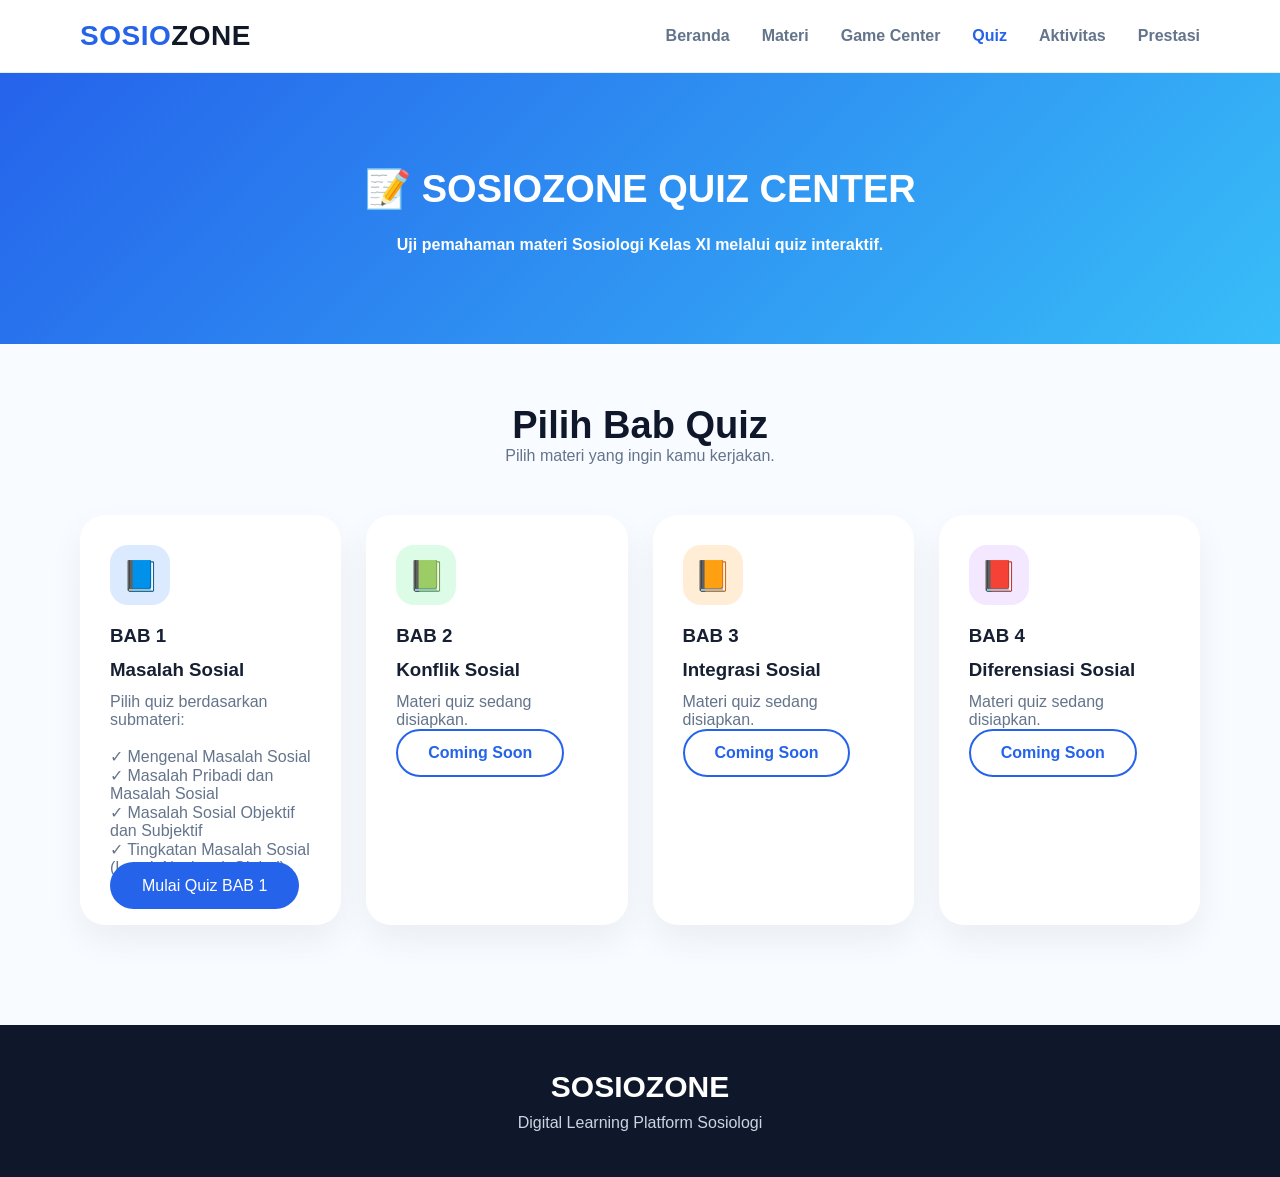
<file: pages/quiz.html>
<!DOCTYPE html>
<html lang="id">

<head>

<meta charset="UTF-8">

<meta name="viewport" content="width=device-width, initial-scale=1.0">

<title>Quiz Center - SOSIOZONE</title>

<link rel="stylesheet" href="../prototype-home.css">

</head>


<body>


<!-- NAVBAR -->

<header class="navbar">

<div class="nav-container">


<div class="logo">
SOSIO<span>ZONE</span>
</div>



<nav>

<a href="../prototype-home.html">
Beranda
</a>


<a href="materi.html">
Materi
</a>


<a href="games.html">
Game Center
</a>


<a class="active">
Quiz
</a>


<a href="aktivitas.html">
Aktivitas
</a>


<a href="prestasi.html">
Prestasi
</a>


</nav>


</div>

</header>







<!-- HEADER -->

<section class="quote">


<h2>
📝 SOSIOZONE QUIZ CENTER
</h2>


<p>
Uji pemahaman materi Sosiologi Kelas XI melalui quiz interaktif.
</p>


</section>








<!-- QUIZ CONTENT -->


<section class="feature-section">


<div class="section-header">


<h2>
Pilih Bab Quiz
</h2>


<p>
Pilih materi yang ingin kamu kerjakan.
</p>


</div>







<div class="feature-grid">






<!-- BAB 1 -->


<div class="feature">


<div class="icon blue">
📘
</div>


<h3>
BAB 1
</h3>


<h3>
Masalah Sosial
</h3>



<p>

Pilih quiz berdasarkan submateri:

<br><br>

✓ Mengenal Masalah Sosial

<br>

✓ Masalah Pribadi dan Masalah Sosial

<br>

✓ Masalah Sosial Objektif dan Subjektif

<br>

✓ Tingkatan Masalah Sosial
(Local, Nasional, Global)

</p>



<a href="pilih-materi.html"
class="btn-primary">

Mulai Quiz BAB 1

</a>



</div>







<!-- BAB 2 -->


<div class="feature">


<div class="icon green">
📗
</div>


<h3>
BAB 2
</h3>


<h3>
Konflik Sosial
</h3>


<p>

Materi quiz sedang disiapkan.

</p>


<button class="btn-outline">

Coming Soon

</button>


</div>







<!-- BAB 3 -->


<div class="feature">


<div class="icon orange">
📙
</div>


<h3>
BAB 3
</h3>


<h3>
Integrasi Sosial
</h3>


<p>

Materi quiz sedang disiapkan.

</p>


<button class="btn-outline">

Coming Soon

</button>


</div>







<!-- BAB 4 -->


<div class="feature">


<div class="icon purple">
📕
</div>


<h3>
BAB 4
</h3>


<h3>
Diferensiasi Sosial
</h3>


<p>

Materi quiz sedang disiapkan.

</p>


<button class="btn-outline">

Coming Soon

</button>


</div>





</div>


</section>







<footer>


<h3>
SOSIOZONE
</h3>


<p>
Digital Learning Platform Sosiologi
</p>


</footer>




</body>

</html>
</file>
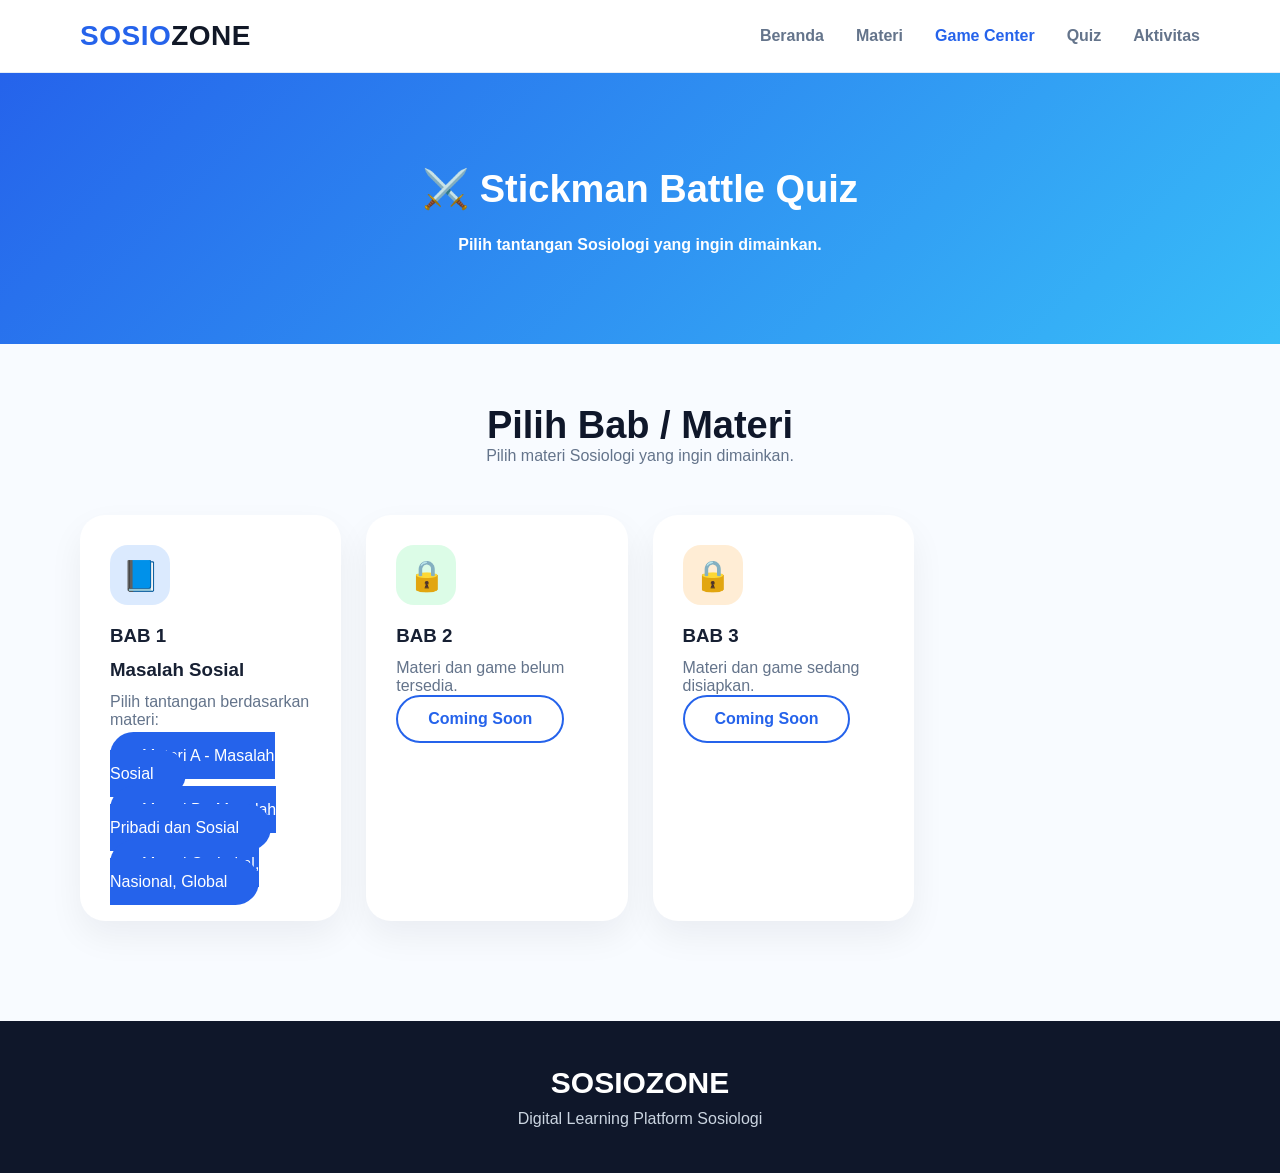
<file: pages/stickman.html>
<!DOCTYPE html>
<html lang="id">

<head>

<meta charset="UTF-8">
<meta name="viewport" content="width=device-width, initial-scale=1.0">

<title>Stickman Battle Quiz - SOSIOZONE</title>

<link rel="stylesheet" href="../prototype-home.css">

</head>


<body>


<!-- NAVBAR -->

<header class="navbar">

<div class="nav-container">

<div class="logo">
SOSIO<span>ZONE</span>
</div>


<nav>

<a href="../prototype-home.html">
Beranda
</a>

<a href="materi.html">
Materi
</a>

<a href="games.html" class="active">
Game Center
</a>

<a href="quiz.html">
Quiz
</a>

<a href="aktivitas.html">
Aktivitas
</a>

</nav>


</div>

</header>






<!-- HEADER -->


<section class="quote">

<h2>
⚔️ Stickman Battle Quiz
</h2>


<p>
Pilih tantangan Sosiologi yang ingin dimainkan.
</p>


</section>








<!-- PILIH BAB / MATERI -->

<section class="feature-section">


<div class="section-header">

<h2>
Pilih Bab / Materi
</h2>

<p>
Pilih materi Sosiologi yang ingin dimainkan.
</p>

</div>



<div class="feature-grid">



<!-- BAB 1 -->

<div class="feature">


<div class="icon blue">
📘
</div>


<h3>
BAB 1
</h3>


<h3>
Masalah Sosial
</h3>


<p>
Pilih tantangan berdasarkan materi:
</p>



<br>


<a href="https://kesenjanganekonomi.my.canva.site/masalahsosial-chap-1"
target="_blank"
class="btn-primary">

Materi A - Masalah Sosial

</a>


<br><br>


<a href="#"
class="btn-primary">

Materi B - Masalah Pribadi dan Sosial

</a>


<br><br>


<a href="#"
class="btn-primary">

Materi C - Lokal, Nasional, Global

</a>


</div>







<!-- BAB 2 -->

<div class="feature">


<div class="icon green">
🔒
</div>


<h3>
BAB 2
</h3>


<p>
Materi dan game belum tersedia.
</p>


<button class="btn-outline">

Coming Soon

</button>


</div>







<!-- BAB 3 -->

<div class="feature">


<div class="icon orange">
🔒
</div>


<h3>
BAB 3
</h3>


<p>
Materi dan game sedang disiapkan.
</p>


<button class="btn-outline">

Coming Soon

</button>


</div>



</div>


</section>
</section>






<footer>

<h3>
SOSIOZONE
</h3>

<p>
Digital Learning Platform Sosiologi
</p>

</footer>



</body>

</html>
</file>
<file: prototype-home.css>
/* =====================================
   SOSIOZONE HOME V2
   PROTOTYPE CSS
===================================== */


/* RESET */

*{
    margin:0;
    padding:0;
    box-sizing:border-box;
}


body{

    font-family:
    "Segoe UI",
    Arial,
    sans-serif;

    background:#f8fbff;

    color:#172033;

}


a{
    text-decoration:none;
    color:inherit;
}





/* =====================================
   NAVBAR
===================================== */


.navbar{

    width:100%;

    background:white;

    position:sticky;

    top:0;

    z-index:50;

    border-bottom:1px solid #e5edf7;

}



.nav-container{

    max-width:1200px;

    margin:auto;

    padding:20px 40px;

    display:flex;

    justify-content:space-between;

    align-items:center;

}



.logo{

    font-size:28px;

    font-weight:800;

    letter-spacing:.5px;

    color:#2563eb;

}



.logo span{

    color:#111827;

}





nav{

    display:flex;

    gap:32px;

}



nav a{

    font-weight:600;

    color:#64748b;

    transition:.3s;

}



nav a:hover,
nav .active{

    color:#2563eb;

}







/* =====================================
   HERO
===================================== */


.hero{

    max-width:1200px;

    margin:auto;

    min-height:650px;

    padding:70px 40px;

    display:grid;

    grid-template-columns:

    1fr 1fr;

    align-items:center;

    gap:40px;

}





.badge{

    display:inline-block;

    padding:10px 18px;

    border-radius:30px;

    background:#e0f2fe;

    color:#0369a1;

    font-size:14px;

    font-weight:700;

    margin-bottom:25px;

}





.hero-left h1{

    font-size:58px;

    line-height:1.15;

    font-weight:850;

    color:#0f172a;

}



.hero-left h1 span{

    color:#2563eb;

}





.hero-left p{

    margin-top:25px;

    max-width:520px;

    font-size:18px;

    color:#64748b;

}





.hero-btn{

    margin-top:35px;

    display:flex;

    gap:18px;

}





button{

    border:none;

    font-size:16px;

    cursor:pointer;

    font-weight:700;

}



.btn-primary{

    padding:15px 32px;

    background:#2563eb;

    color:white;

    border-radius:50px;

}



.btn-outline{

    padding:13px 30px;

    border-radius:50px;

    border:2px solid #2563eb;

    background:white;

    color:#2563eb;

}





.btn-primary:hover,
.btn-outline:hover{

    transform:translateY(-3px);

}









/* =====================================
   HERO VISUAL
===================================== */


.hero-right{

    display:flex;

    justify-content:center;

}





.student-area{

    position:relative;

    width:420px;

    height:420px;

}





.student-box{

    width:300px;

    height:330px;

    background:white;

    position:absolute;

    top:45px;

    left:60px;

    border-radius:35px;

    box-shadow:

    0 25px 60px rgba(37,99,235,.15);


    display:flex;

    flex-direction:column;

    align-items:center;

    justify-content:center;

}





.circle{

    width:100px;

    height:100px;

    border-radius:50%;

    background:#bfdbfe;

    margin-bottom:20px;

}





.person{

    position:absolute;

    width:55px;

    height:80px;

    background:#2563eb;

    border-radius:30px;

    top:125px;

}





.student-box h3{

    margin-top:80px;

    font-size:25px;

    color:#2563eb;

}





.student-box p{

    color:#64748b;

}







/* FLOATING CARD */


.floating-card{

    position:absolute;

    background:white;

    padding:18px;

    width:90px;

    text-align:center;

    border-radius:20px;

    font-weight:700;

    box-shadow:

    0 15px 35px rgba(0,0,0,.1);

}





.card-one{

    top:40px;

    left:0;

}





.card-two{

    right:0;

    top:150px;

}





.card-three{

    bottom:40px;

    left:40px;

}








/* =====================================
   DASHBOARD
===================================== */


.dashboard{

    max-width:1200px;

    margin:auto;

    padding:20px 40px 80px;

    display:grid;

    grid-template-columns:

    repeat(4,1fr);

    gap:25px;

}





.dashboard-card{

    background:white;

    padding:30px;

    border-radius:25px;

    text-align:center;

    box-shadow:

    0 10px 30px rgba(15,23,42,.06);

}



.dashboard-card h2{

    font-size:42px;

    color:#2563eb;

}



.dashboard-card p{

    color:#64748b;

    font-weight:600;

}








/* =====================================
   FEATURE
===================================== */


.feature-section{

    max-width:1200px;

    margin:auto;

    padding:60px 40px 100px;

}





.section-header{

    text-align:center;

    margin-bottom:50px;

}





.section-header h2{

    font-size:38px;

    color:#0f172a;

}





.section-header p{

    color:#64748b;

}







.feature-grid{

    display:grid;

    grid-template-columns:

    repeat(4,1fr);

    gap:25px;

}





.feature{

    background:white;

    padding:30px;

    border-radius:25px;

    box-shadow:

    0 15px 35px rgba(15,23,42,.06);

    transition:.3s;

}





.feature:hover{

    transform:translateY(-8px);

}





.icon{

    width:60px;

    height:60px;

    border-radius:18px;

    display:flex;

    justify-content:center;

    align-items:center;

    font-size:30px;

    margin-bottom:20px;

}



.blue{

    background:#dbeafe;

}



.green{

    background:#dcfce7;

}



.orange{

    background:#ffedd5;

}



.purple{

    background:#f3e8ff;

}





.feature h3{

    margin-bottom:12px;

}



.feature p{

    color:#64748b;

}







/* =====================================
   QUOTE
===================================== */


.quote{

    padding:90px 30px;

    background:

    linear-gradient(
    135deg,
    #2563eb,
    #38bdf8
    );

    text-align:center;

    color:white;

}



.quote h2{

    max-width:800px;

    margin:auto;

    font-size:38px;

    line-height:1.4;

}



.quote p{

    margin-top:20px;

    font-weight:700;

}








/* =====================================
   FOOTER
===================================== */


footer{

    background:#0f172a;

    color:white;

    text-align:center;

    padding:45px;

}



footer h3{

    font-size:30px;

    margin-bottom:10px;

}



footer p{

    color:#cbd5e1;

}







/* =====================================
   TABLET
===================================== */


@media(max-width:900px){


.nav-container{

    padding:20px;

}


nav{

    display:none;

}


.hero{

    grid-template-columns:1fr;

    text-align:center;

}


.hero-left p{

    margin:auto;

}


.hero-btn{

    justify-content:center;

}


.dashboard{

    grid-template-columns:

    repeat(2,1fr);

}



.feature-grid{

    grid-template-columns:

    repeat(2,1fr);

}



}








/* =====================================
   MOBILE
===================================== */


@media(max-width:600px){


.hero{

    padding:40px 20px;

}



.hero-left h1{

    font-size:38px;

}



.student-area{

    transform:scale(.75);

}



.dashboard{

    grid-template-columns:1fr;

    padding:20px;

}



.feature-section{

    padding:40px 20px;

}



.feature-grid{

    grid-template-columns:1fr;

}



.section-header h2{

    font-size:30px;

}



.quote h2{

    font-size:25px;

}



}
</file>
<file: style.css>
* {
    box-sizing: border-box;
}


body {
    margin: 0;
    font-family: 'Arial', sans-serif;
    background: #f5f7ff;
    color: #1f2937;
}


/* HEADER / HERO */

header {

    background: linear-gradient(135deg,#2563eb,#7c3aed);

    color:white;

    padding:80px 20px;

    text-align:center;

}


header h1 {

    font-size:55px;

    margin:0;

    letter-spacing:3px;

}


header p {

    font-size:22px;

    max-width:600px;

    margin:20px auto;

}



/* TOMBOL */

.button,
button {


    display:inline-block;

    padding:15px 35px;

    border:none;

    border-radius:50px;

    background:white;

    color:#2563eb;

    font-size:16px;

    font-weight:bold;

    cursor:pointer;

    text-decoration:none;

    transition:0.3s;


}


.button:hover,
button:hover {

    transform:scale(1.05);

}



/* NAVIGASI */

nav {


    background:white;

    padding:20px;

    text-align:center;

    box-shadow:0 3px 10px rgba(0,0,0,0.08);

}



nav a {


    text-decoration:none;

    color:#374151;

    margin:10px;

    font-weight:bold;

}



nav a:hover {

    color:#2563eb;

}



/* CONTAINER */

.container {


    width:90%;

    max-width:1100px;

    margin:auto;

}




/* KARTU */

.cards {


    display:grid;

    grid-template-columns:
    repeat(auto-fit,minmax(230px,1fr));

    gap:25px;

    margin:50px 0;

}



.card {


    background:white;

    padding:30px;

    border-radius:25px;

    box-shadow:
    0 10px 25px rgba(0,0,0,0.08);

    transition:0.3s;

    display:block;
    text-decoration:none;
    color:#1f2937;


}



.card:hover {


    transform:translateY(-8px);

}



.card h2 {


    color:#2563eb;

}



/* FOOTER */


footer {


    background:#111827;

    color:white;

    text-align:center;

    padding:30px;

    margin-top:50px;


}


/* HP */

@media(max-width:600px){


header h1{

font-size:38px;

}


nav a{

display:block;

margin:15px;

}


}
</file>
